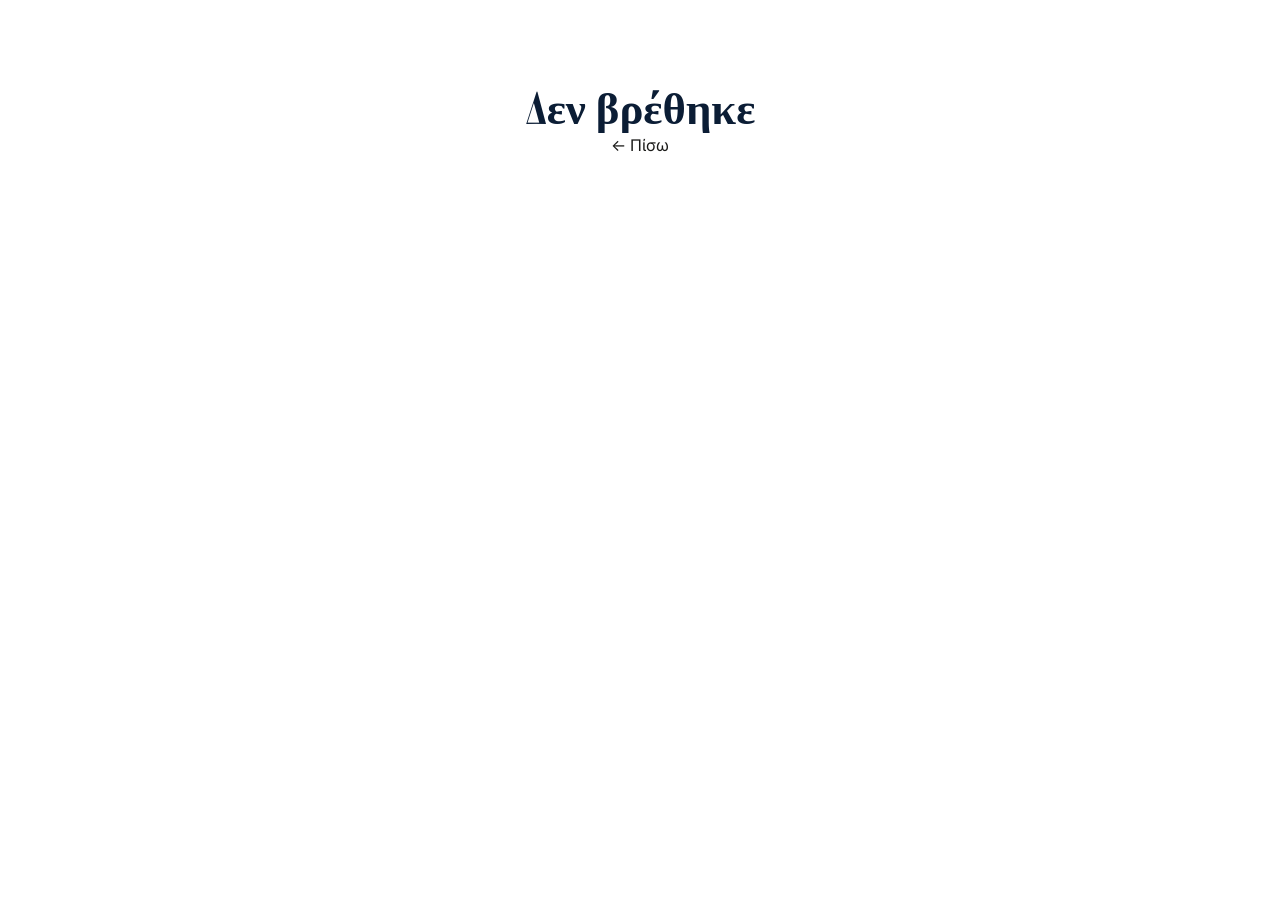
<file: custom.html>
<!DOCTYPE html>
<html lang="el">
<head>
  <meta charset="UTF-8">
  <meta name="viewport" content="width=device-width, initial-scale=1.0, viewport-fit=cover">
  <title id="page-title">Έθιμο — Hellas Heritage</title>
  <link rel="stylesheet" href="css/style.css">
</head>
<body>
<div id="navbar-placeholder"></div>
<div class="page-wrapper">

  <div class="detail-hero" style="position:relative;overflow:hidden">
    <div id="hero-bg" style="position:absolute;inset:0;background-size:cover;background-position:center;opacity:.25"></div>
    <div style="position:absolute;inset:0;background:linear-gradient(135deg,rgba(15,35,71,.9),rgba(15,35,71,.55))"></div>
    <div class="container" style="position:relative;z-index:2;padding-top:2rem;padding-bottom:3rem">
      <div class="breadcrumb"><a href="index.html">Αρχική</a> › <a href="customs.html">Έθιμα</a> › <span id="bc-name"></span></div>
      <div class="detail-layout" style="margin-top:1.5rem">
        <div class="detail-info">
          <div class="detail-chips" id="chips"></div>
          <h1 id="cu-name" style="color:white;margin:.5rem 0"></h1>
          <p id="cu-name-en" style="color:rgba(255,255,255,.55);font-style:italic;margin-bottom:1rem"></p>
          <p id="cu-excerpt" style="color:rgba(255,255,255,.85);line-height:1.75;max-width:580px"></p>
        </div>
        <div style="border-radius:var(--radius-lg);overflow:hidden;aspect-ratio:4/3;box-shadow:0 20px 60px rgba(0,0,0,.4)">
          <img id="cu-img" src="" alt="" style="width:100%;height:100%;object-fit:cover">
        </div>
      </div>
    </div>
  </div>

  <!-- Premium Gate -->
  <div id="premium-gate" style="display:none;background:linear-gradient(135deg,var(--navy-dark),var(--navy-mid));color:white;padding:3rem;text-align:center">
    <div style="font-size:3rem;margin-bottom:1rem">🔒</div>
    <h2 style="color:#e8c85a;margin-bottom:.75rem">Premium Περιεχόμενο</h2>
    <p style="color:rgba(255,255,255,.8);max-width:480px;margin:0 auto 1.5rem">Αποκτήστε premium πρόσβαση για την πλήρη περιγραφή, τα βήματα τελετουργίας και αρχειακό υλικό.</p>
    <div style="display:flex;gap:1rem;justify-content:center;flex-wrap:wrap">
      <a href="pricing.html" class="btn btn-primary">Δες τα Πακέτα</a>
      <a href="login.html" class="btn btn-outline">Δωρεάν Δοκιμή 7 Ημερών</a>
    </div>
  </div>

  <!-- Custom Body -->
  <div id="custom-body">
    <section style="background:white">
      <div class="container">
        <div style="max-width:800px;margin:0 auto">
          <div class="detail-section">
            <h2>Πλήρης Περιγραφή</h2>
            <p id="cu-desc"></p>
          </div>
          <div class="detail-section" id="steps-section">
            <h2>Βήματα Τελετουργίας</h2>
            <div class="steps-list" id="steps-list"></div>
          </div>
        </div>
      </div>
    </section>

    <section style="background:var(--grey-100)">
      <div class="container">
        <div class="section-header">
          <span class="section-label">Περισσότερα</span>
          <h2>Σχετικά Έθιμα</h2>
        </div>
        <div class="grid-3" id="related"></div>
      </div>
    </section>
  </div>

</div>
<div id="footer-placeholder"></div>
<script src="js/data.js"></script>
<script src="js/app.js"></script>
<script>
document.addEventListener('DOMContentLoaded', () => {
  const id = parseInt(getParam('id'));
  const cu = HH.customs.find(x => x.id === id);
  if (!cu) { document.body.innerHTML = '<div style="padding:5rem;text-align:center"><h2>Δεν βρέθηκε</h2><a href="customs.html">← Πίσω</a></div>'; return; }

  document.getElementById('page-title').textContent = cu.name + ' — Hellas Heritage';
  document.getElementById('hero-bg').style.backgroundImage = `url('${cu.image}')`;
  document.getElementById('bc-name').textContent = cu.name;
  document.getElementById('cu-name').textContent = cu.name;
  document.getElementById('cu-name-en').textContent = cu.nameEn || '';
  document.getElementById('cu-img').src = cu.image;
  document.getElementById('cu-img').alt = cu.name;
  document.getElementById('cu-excerpt').textContent = cu.description.substring(0,200) + '...';

  document.getElementById('chips').innerHTML = `
    <span class="chip chip-gold">${categoryLabel(cu.category)}</span>
    <span class="chip chip-navy">📍 ${regionName(cu.regionId)}</span>
    <span class="chip chip-navy">📅 ${cu.periodOfYear}</span>
    ${cu.isPremium ? '<span class="chip" style="background:rgba(184,134,11,.2);color:#e8c85a;border:1px solid rgba(184,134,11,.3)">✦ Premium</span>' : ''}`;

  if (cu.isPremium) {
    document.getElementById('premium-gate').style.display = 'block';
    document.getElementById('custom-body').style.display = 'none';
  } else {
    document.getElementById('cu-desc').textContent = cu.description;
    if (cu.steps && cu.steps.length) {
      document.getElementById('steps-list').innerHTML = cu.steps.map((s, i) => `
        <div class="step-item">
          <div class="step-num">${i+1}</div>
          <div class="step-content">
            <h4>${s.title}</h4>
            <p>${s.description}</p>
          </div>
        </div>`).join('');
    } else {
      document.getElementById('steps-section').style.display = 'none';
    }
  }

  const related = HH.customs.filter(x => x.category === cu.category && x.id !== id).slice(0,3);
  document.getElementById('related').innerHTML = related.length
    ? related.map(renderCustomCard).join('')
    : '<p style="grid-column:1/-1;text-align:center;color:var(--grey-400)">Δεν υπάρχουν ακόμα σχετικά έθιμα.</p>';
});
</script>
  <script src="js/bottom-nav.js"></script>
</body>
</html>
</file>
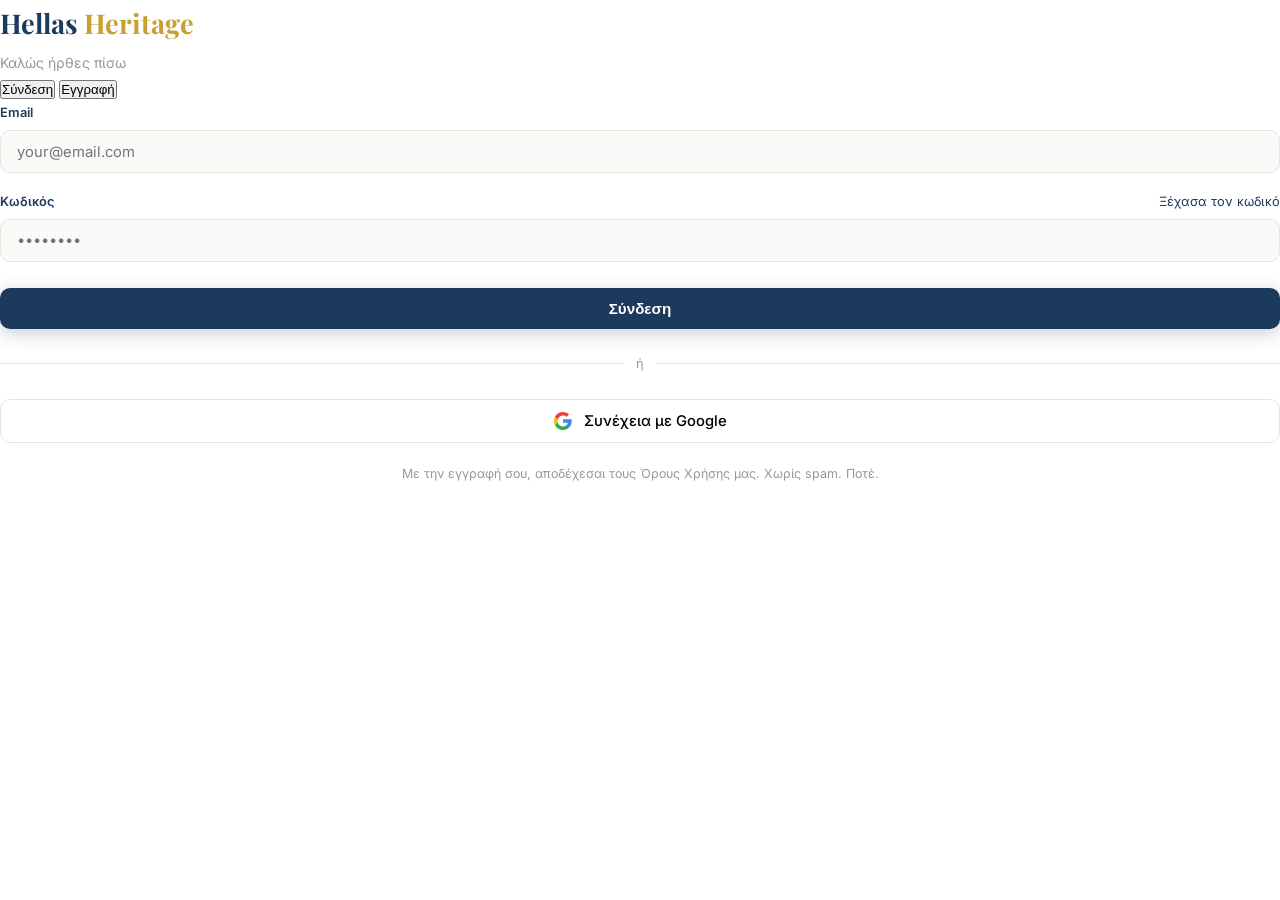
<file: login.html>
<!DOCTYPE html>
<html lang="el">
<head>
  <meta charset="UTF-8">
  <meta name="viewport" content="width=device-width, initial-scale=1.0, viewport-fit=cover">
  <title>Σύνδεση — Hellas Heritage</title>
  <link rel="stylesheet" href="css/style.css">
  <!-- PWA -->
  <link rel="manifest" href="manifest.json">
  <meta name="theme-color" content="#0B1D35">
  <meta name="mobile-web-app-capable" content="yes">
  <meta name="apple-mobile-web-app-capable" content="yes">
  <meta name="apple-mobile-web-app-status-bar-style" content="black-translucent">
  <meta name="apple-mobile-web-app-title" content="Hellas Heritage">
  <link rel="apple-touch-icon" href="icons/icon-192.png">
</head>
<body>
<div class="auth-page">
  <div class="auth-card">
    <div class="auth-logo">
      <a href="index.html" style="font-family:var(--font-serif);font-size:1.7rem;font-weight:700;color:var(--navy)">
        Hellas <span style="color:var(--gold)">Heritage</span>
      </a>
      <p id="auth-subtitle" style="font-size:.875rem;color:var(--grey-400);margin-top:.3rem">Καλώς ήρθες πίσω</p>
    </div>

    <div class="auth-tabs">
      <button class="auth-tab active" id="tab-login" onclick="switchTab('login')">Σύνδεση</button>
      <button class="auth-tab" id="tab-register" onclick="switchTab('register')">Εγγραφή</button>
    </div>

    <!-- Login Form -->
    <form id="login-form" onsubmit="handleLogin(event)">
      <div class="form-group">
        <label class="form-label">Email</label>
        <input class="form-input" type="email" placeholder="your@email.com" required>
      </div>
      <div class="form-group">
        <label class="form-label" style="display:flex;justify-content:space-between">
          Κωδικός <a href="#" style="font-weight:400;color:var(--navy);font-size:.8rem">Ξέχασα τον κωδικό</a>
        </label>
        <input class="form-input" type="password" placeholder="••••••••" required>
      </div>
      <button type="submit" class="btn btn-navy" style="width:100%;justify-content:center;margin-top:.5rem">Σύνδεση</button>
      <div class="form-divider">ή</div>
      <button type="button" class="btn-google" onclick="showToast('Google login υπό κατασκευή')">
        <svg width="18" height="18" viewBox="0 0 18 18"><path fill="#4285F4" d="M17.64 9.2c0-.637-.057-1.251-.164-1.84H9v3.481h4.844c-.209 1.125-.843 2.078-1.796 2.717v2.258h2.908c1.702-1.567 2.684-3.875 2.684-6.615z"/><path fill="#34A853" d="M9 18c2.43 0 4.467-.806 5.956-2.18l-2.908-2.259c-.806.54-1.837.86-3.048.86-2.344 0-4.328-1.584-5.036-3.711H.957v2.332A8.997 8.997 0 0 0 9 18z"/><path fill="#FBBC05" d="M3.964 10.71A5.41 5.41 0 0 1 3.682 9c0-.593.102-1.17.282-1.71V4.958H.957A8.996 8.996 0 0 0 0 9c0 1.452.348 2.827.957 4.042l3.007-2.332z"/><path fill="#EA4335" d="M9 3.58c1.321 0 2.508.454 3.44 1.345l2.582-2.58C13.463.891 11.426 0 9 0A8.997 8.997 0 0 0 .957 4.958L3.964 7.29C4.672 5.163 6.656 3.58 9 3.58z"/></svg>
        Συνέχεια με Google
      </button>
    </form>

    <!-- Register Form -->
    <form id="register-form" style="display:none" onsubmit="handleRegister(event)">
      <div style="display:grid;grid-template-columns:1fr 1fr;gap:.75rem">
        <div class="form-group">
          <label class="form-label">Όνομα</label>
          <input class="form-input" type="text" placeholder="Γιώργος" required>
        </div>
        <div class="form-group">
          <label class="form-label">Επώνυμο</label>
          <input class="form-input" type="text" placeholder="Ιωαννίδης" required>
        </div>
      </div>
      <div class="form-group">
        <label class="form-label">Email</label>
        <input class="form-input" type="email" placeholder="your@email.com" required>
      </div>
      <div class="form-group">
        <label class="form-label">Κωδικός</label>
        <input class="form-input" type="password" placeholder="Τουλάχιστον 8 χαρακτήρες" required minlength="8">
      </div>
      <div class="form-group" style="display:flex;align-items:flex-start;gap:.5rem">
        <input type="checkbox" id="agree" style="margin-top:.2rem" required>
        <label for="agree" style="font-size:.82rem;color:var(--grey-600)">Συμφωνώ με τους <a href="#" style="color:var(--navy)">Όρους Χρήσης</a> και την <a href="#" style="color:var(--navy)">Πολιτική Απορρήτου</a></label>
      </div>
      <button type="submit" class="btn btn-primary" style="width:100%;justify-content:center">Δημιουργία Λογαριασμού</button>
      <div class="form-divider">ή</div>
      <button type="button" class="btn-google" onclick="showToast('Google login υπό κατασκευή')">
        <svg width="18" height="18" viewBox="0 0 18 18"><path fill="#4285F4" d="M17.64 9.2c0-.637-.057-1.251-.164-1.84H9v3.481h4.844c-.209 1.125-.843 2.078-1.796 2.717v2.258h2.908c1.702-1.567 2.684-3.875 2.684-6.615z"/><path fill="#34A853" d="M9 18c2.43 0 4.467-.806 5.956-2.18l-2.908-2.259c-.806.54-1.837.86-3.048.86-2.344 0-4.328-1.584-5.036-3.711H.957v2.332A8.997 8.997 0 0 0 9 18z"/><path fill="#FBBC05" d="M3.964 10.71A5.41 5.41 0 0 1 3.682 9c0-.593.102-1.17.282-1.71V4.958H.957A8.996 8.996 0 0 0 0 9c0 1.452.348 2.827.957 4.042l3.007-2.332z"/><path fill="#EA4335" d="M9 3.58c1.321 0 2.508.454 3.44 1.345l2.582-2.58C13.463.891 11.426 0 9 0A8.997 8.997 0 0 0 .957 4.958L3.964 7.29C4.672 5.163 6.656 3.58 9 3.58z"/></svg>
        Εγγραφή με Google
      </button>
    </form>

    <p style="text-align:center;font-size:.78rem;color:var(--grey-400);margin-top:1.25rem">
      Με την εγγραφή σου, αποδέχεσαι τους Όρους Χρήσης μας. Χωρίς spam. Ποτέ.
    </p>
  </div>
</div>
<div id="toast"></div>
<script src="js/data.js"></script>
<script src="js/app.js"></script>
<script>
function switchTab(t) {
  document.getElementById('login-form').style.display    = t === 'login'    ? 'block' : 'none';
  document.getElementById('register-form').style.display = t === 'register' ? 'block' : 'none';
  document.getElementById('tab-login').classList.toggle('active', t === 'login');
  document.getElementById('tab-register').classList.toggle('active', t === 'register');
  document.getElementById('auth-subtitle').textContent = t === 'login' ? 'Καλώς ήρθες πίσω' : 'Δημιούργησε δωρεάν λογαριασμό';
}
function handleLogin(e)    { e.preventDefault(); showToast('✓ Σύνδεση επιτυχής!'); setTimeout(() => location.href='index.html', 1200); }
function handleRegister(e) { e.preventDefault(); showToast('✓ Ο λογαριασμός δημιουργήθηκε!'); setTimeout(() => location.href='index.html', 1200); }

// Check if URL has ?tab=register
if (new URLSearchParams(location.search).get('tab') === 'register') switchTab('register');
</script>
<script>
if ('serviceWorker' in navigator) {
  navigator.serviceWorker.register('/sw.js', { scope: '/' })
    .then(r => console.log('[HH] SW registered:', r.scope))
    .catch(e => console.warn('[HH] SW failed:', e));
}
</script>
  <script src="js/bottom-nav.js"></script>
</body>
</html>
</file>
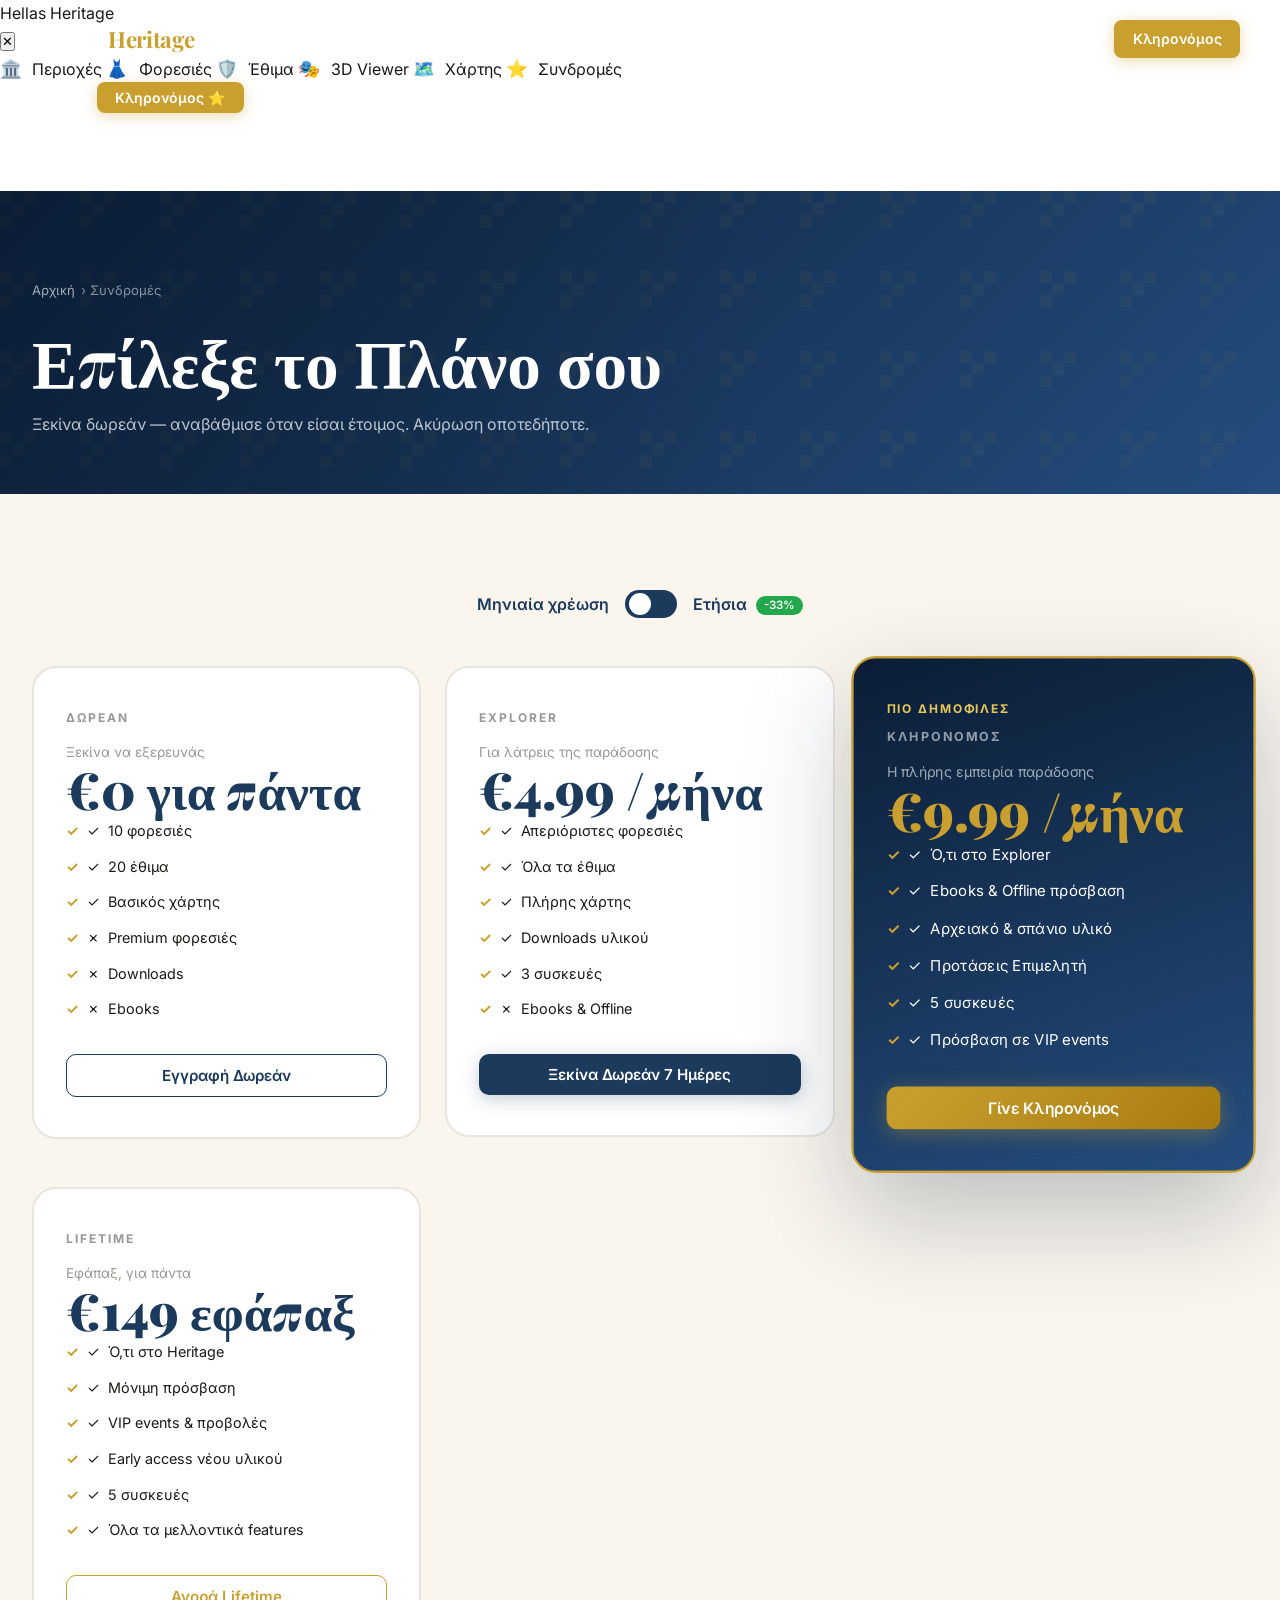
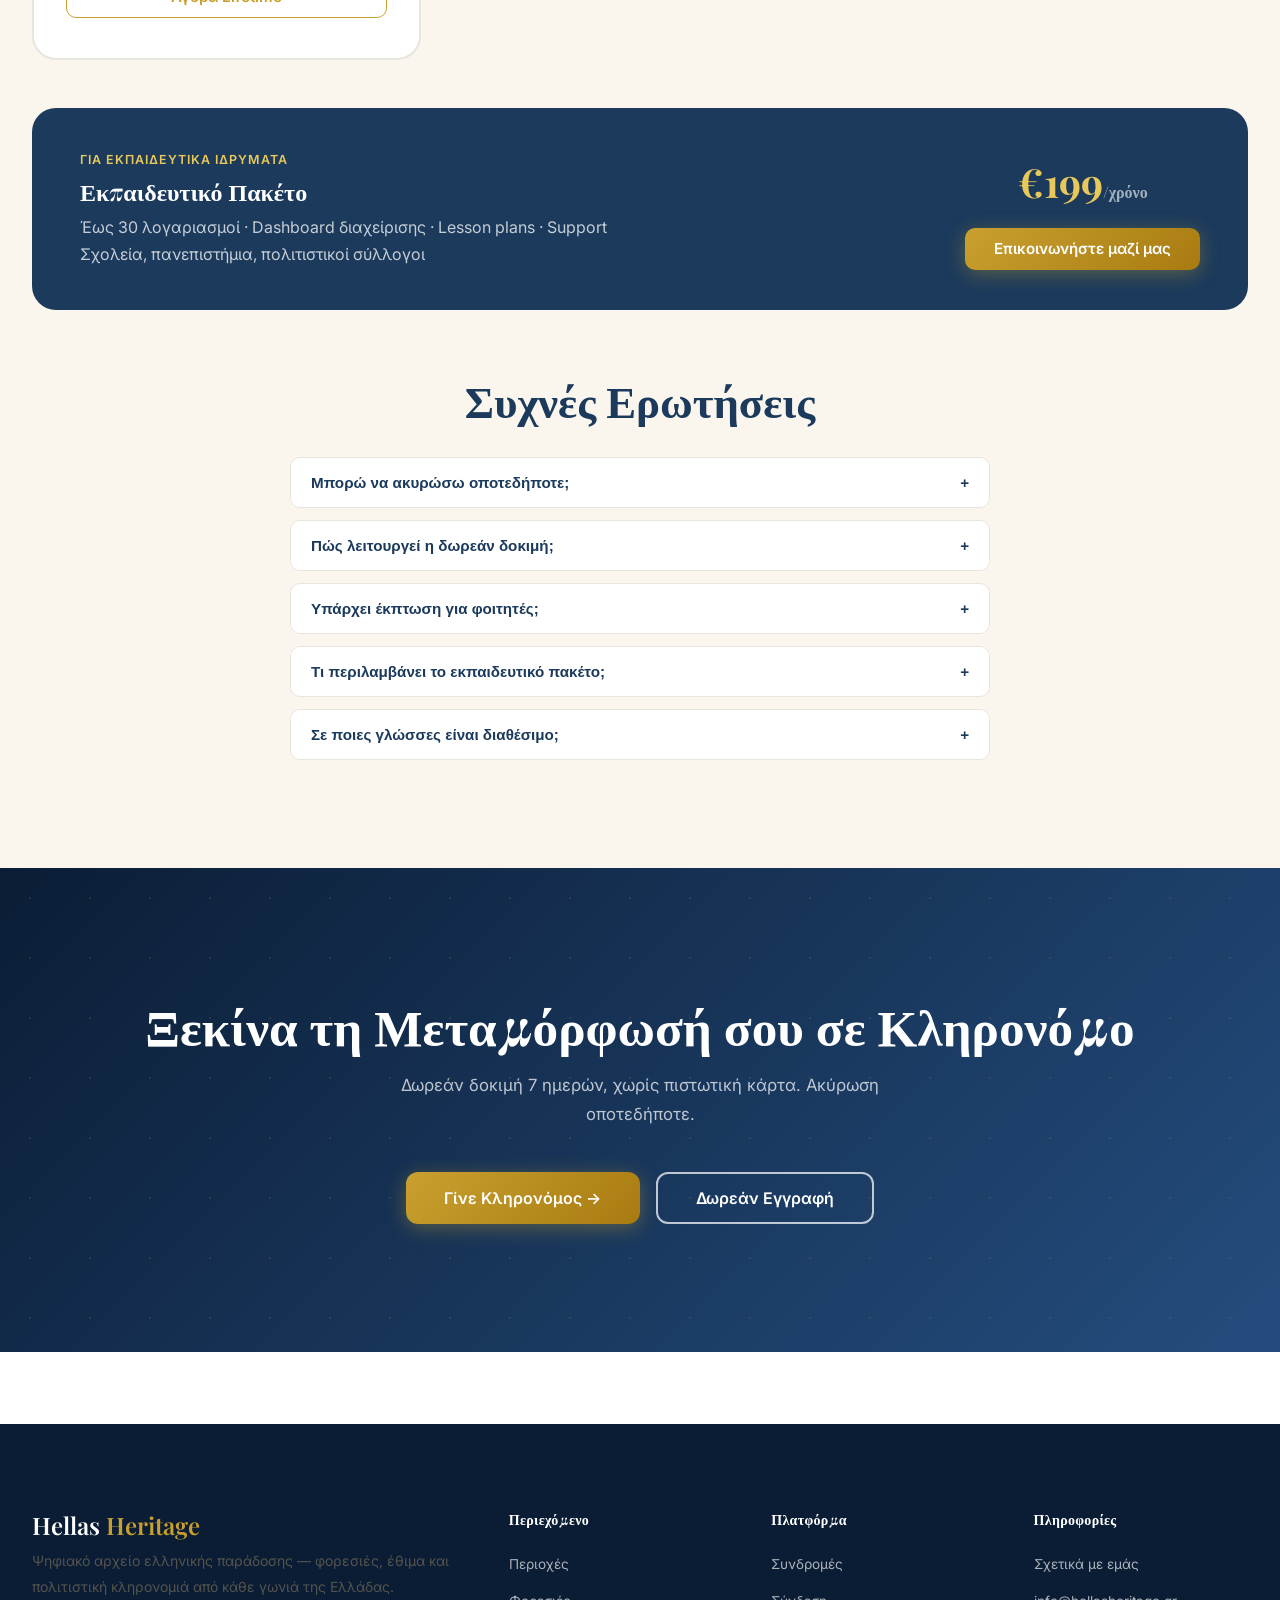
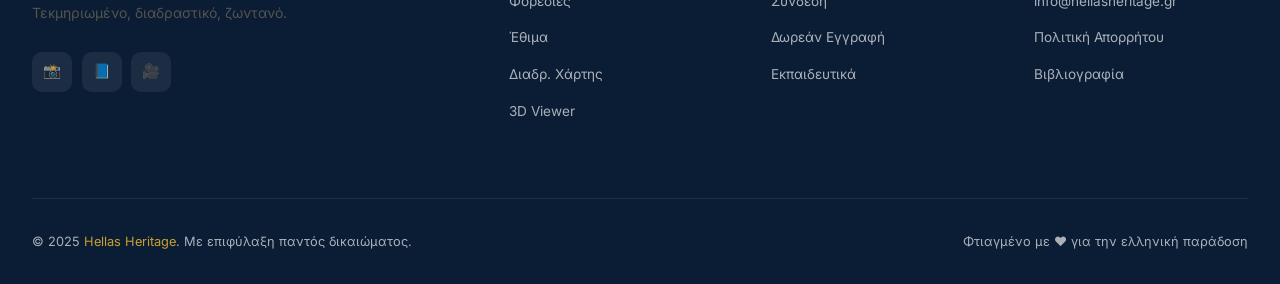
<file: pricing.html>
<!DOCTYPE html>
<html lang="el">
<head>
  <meta charset="UTF-8">
  <meta name="viewport" content="width=device-width, initial-scale=1.0, viewport-fit=cover">
  <title>Συνδρομές & Τιμές — Hellas Heritage</title>
  <link rel="stylesheet" href="css/style.css">
  <!-- PWA -->
  <link rel="manifest" href="manifest.json">
  <meta name="theme-color" content="#0B1D35">
  <meta name="mobile-web-app-capable" content="yes">
  <meta name="apple-mobile-web-app-capable" content="yes">
  <meta name="apple-mobile-web-app-status-bar-style" content="black-translucent">
  <meta name="apple-mobile-web-app-title" content="Hellas Heritage">
  <link rel="apple-touch-icon" href="icons/icon-192.png">
</head>
<body>
<div id="navbar-placeholder" data-active="Συνδρομές"></div>
<div class="page-wrapper">

  <div class="page-hero">
    <div class="container">
      <div class="breadcrumb"><a href="index.html">Αρχική</a> › Συνδρομές</div>
      <h1>Επίλεξε το Πλάνο σου</h1>
      <p>Ξεκίνα δωρεάν — αναβάθμισε όταν είσαι έτοιμος. Ακύρωση οποτεδήποτε.</p>
    </div>
  </div>

  <section style="background:var(--cream)">
    <div class="container">

      <!-- Billing toggle -->
      <div style="display:flex;justify-content:center;align-items:center;gap:1rem;margin-bottom:3rem">
        <span style="font-weight:600;color:var(--navy)">Μηνιαία χρέωση</span>
        <label style="position:relative;display:inline-block;width:52px;height:28px;cursor:pointer">
          <input type="checkbox" id="billing-toggle" style="opacity:0;width:0;height:0">
          <span style="position:absolute;inset:0;background:var(--navy);border-radius:50px;transition:.3s;display:flex;align-items:center;padding-left:4px">
            <span id="toggle-dot" style="width:22px;height:22px;background:white;border-radius:50%;transition:.3s;transform:translateX(0)"></span>
          </span>
        </label>
        <span style="font-weight:600;color:var(--navy)">Ετήσια <span style="background:#22a84a;color:white;font-size:.72rem;padding:.15rem .5rem;border-radius:50px;margin-left:.3rem">-33%</span></span>
      </div>

      <!-- Pricing Cards -->
      <div class="pricing-grid">
        <!-- Free -->
        <div class="pricing-card">
          <div class="pricing-name">Δωρεάν</div>
          <p style="font-size:.85rem;color:var(--grey-400)">Ξεκίνα να εξερευνάς</p>
          <div class="pricing-price">
            <span class="pricing-amount">€0</span>
            <span class="pricing-period">για πάντα</span>
          </div>
          <ul class="pricing-features">
            <li class="pricing-feature"><span class="check">✓</span> 10 φορεσιές</li>
            <li class="pricing-feature"><span class="check">✓</span> 20 έθιμα</li>
            <li class="pricing-feature"><span class="check">✓</span> Βασικός χάρτης</li>
            <li class="pricing-feature"><span class="cross">✗</span> Premium φορεσιές</li>
            <li class="pricing-feature"><span class="cross">✗</span> Downloads</li>
            <li class="pricing-feature"><span class="cross">✗</span> Ebooks</li>
          </ul>
          <div class="pricing-cta">
            <a href="login.html" class="btn btn-ghost" style="width:100%;justify-content:center">Εγγραφή Δωρεάν</a>
          </div>
        </div>

        <!-- Explorer -->
        <div class="pricing-card">
          <div class="pricing-name">Explorer</div>
          <p style="font-size:.85rem;color:var(--grey-400)">Για λάτρεις της παράδοσης</p>
          <div class="pricing-price">
            <span class="pricing-amount" id="explorer-price">€4.99</span>
            <span class="pricing-period" id="explorer-period">/μήνα</span>
          </div>
          <ul class="pricing-features">
            <li class="pricing-feature"><span class="check">✓</span> Απεριόριστες φορεσιές</li>
            <li class="pricing-feature"><span class="check">✓</span> Όλα τα έθιμα</li>
            <li class="pricing-feature"><span class="check">✓</span> Πλήρης χάρτης</li>
            <li class="pricing-feature"><span class="check">✓</span> Downloads υλικού</li>
            <li class="pricing-feature"><span class="check">✓</span> 3 συσκευές</li>
            <li class="pricing-feature"><span class="cross">✗</span> Ebooks & Offline</li>
          </ul>
          <div class="pricing-cta">
            <a href="login.html" class="btn btn-navy" style="width:100%;justify-content:center">Ξεκίνα Δωρεάν 7 Ημέρες</a>
          </div>
        </div>

        <!-- Κληρονόμος (Featured Premium) -->
        <div class="pricing-card featured">
          <div class="pricing-body">
            <div style="font-size:.72rem;color:#e8c85a;font-weight:700;letter-spacing:1.5px;text-transform:uppercase;margin-bottom:.4rem">Πιο Δημοφιλές</div>
            <div class="pricing-name">Κληρονόμος</div>
            <p style="font-size:.85rem;color:rgba(255,255,255,.6)">Η πλήρης εμπειρία παράδοσης</p>
            <div class="pricing-price">
              <span class="pricing-amount" id="klironomos-price">€9.99</span>
              <span class="pricing-period" id="klironomos-period">/μήνα</span>
            </div>
            <ul class="pricing-features">
              <li class="pricing-feature"><span class="check">✓</span> Ό,τι στο Explorer</li>
              <li class="pricing-feature"><span class="check">✓</span> Ebooks & Offline πρόσβαση</li>
              <li class="pricing-feature"><span class="check">✓</span> Αρχειακό & σπάνιο υλικό</li>
              <li class="pricing-feature"><span class="check">✓</span> Προτάσεις Επιμελητή</li>
              <li class="pricing-feature"><span class="check">✓</span> 5 συσκευές</li>
              <li class="pricing-feature"><span class="check">✓</span> Πρόσβαση σε VIP events</li>
            </ul>
            <div class="pricing-cta">
              <a href="login.html" class="btn btn-primary" style="width:100%;justify-content:center">Γίνε Κληρονόμος</a>
            </div>
          </div>
        </div>

        <!-- Lifetime -->
        <div class="pricing-card">
          <div class="pricing-name">Lifetime</div>
          <p style="font-size:.85rem;color:var(--grey-400)">Εφάπαξ, για πάντα</p>
          <div class="pricing-price">
            <span class="pricing-amount">€149</span>
            <span class="pricing-period">εφάπαξ</span>
          </div>
          <ul class="pricing-features">
            <li class="pricing-feature"><span class="check">✓</span> Ό,τι στο Heritage</li>
            <li class="pricing-feature"><span class="check">✓</span> Μόνιμη πρόσβαση</li>
            <li class="pricing-feature"><span class="check">✓</span> VIP events & προβολές</li>
            <li class="pricing-feature"><span class="check">✓</span> Early access νέου υλικού</li>
            <li class="pricing-feature"><span class="check">✓</span> 5 συσκευές</li>
            <li class="pricing-feature"><span class="check">✓</span> Όλα τα μελλοντικά features</li>
          </ul>
          <div class="pricing-cta">
            <a href="login.html" class="btn btn-ghost" style="width:100%;justify-content:center;border-color:var(--gold);color:var(--gold)">Αγορά Lifetime</a>
          </div>
        </div>
      </div>

      <!-- Institutional -->
      <div style="background:var(--navy);color:white;border-radius:var(--radius-lg);padding:2.5rem 3rem;margin-top:3rem;display:flex;justify-content:space-between;align-items:center;gap:2rem;flex-wrap:wrap">
        <div>
          <div style="font-size:.78rem;color:#e8c85a;font-weight:600;letter-spacing:1px;text-transform:uppercase;margin-bottom:.5rem">Για Εκπαιδευτικά Ιδρύματα</div>
          <h3 style="color:white;font-family:var(--font-serif);font-size:1.5rem;margin-bottom:.5rem">Εκπαιδευτικό Πακέτο</h3>
          <p style="color:rgba(255,255,255,.75)">Έως 30 λογαριασμοί · Dashboard διαχείρισης · Lesson plans · Support<br>Σχολεία, πανεπιστήμια, πολιτιστικοί σύλλογοι</p>
        </div>
        <div style="text-align:center;flex-shrink:0">
          <div style="font-family:var(--font-serif);font-size:2.5rem;color:#e8c85a;font-weight:700">€199<span style="font-size:1rem;color:rgba(255,255,255,.6)">/χρόνο</span></div>
          <a href="mailto:info@hellasheritage.gr" class="btn btn-primary" style="margin-top:.75rem">Επικοινωνήστε μαζί μας</a>
        </div>
      </div>

      <!-- FAQ -->
      <div style="max-width:700px;margin:4rem auto 0">
        <h2 style="text-align:center;color:var(--navy);margin-bottom:2rem">Συχνές Ερωτήσεις</h2>
        <div id="faq-list"></div>
      </div>

    </div>
  </section>

  <div class="cta-banner">
    <div class="container">
      <h2>Ξεκίνα τη Μεταμόρφωσή σου σε Κληρονόμο</h2>
      <p>Δωρεάν δοκιμή 7 ημερών, χωρίς πιστωτική κάρτα. Ακύρωση οποτεδήποτε.</p>
      <div class="cta-actions">
        <a href="login.html" class="btn btn-primary btn-lg">Γίνε Κληρονόμος →</a>
        <a href="login.html" class="btn btn-outline btn-lg">Δωρεάν Εγγραφή</a>
      </div>
    </div>
  </div>

</div>
<div id="footer-placeholder"></div>
<script src="js/data.js"></script>
<script src="js/app.js"></script>
<script>
const faqs = [
  { q: 'Μπορώ να ακυρώσω οποτεδήποτε;', a: 'Ναι, μπορείς να ακυρώσεις τη συνδρομή σου οποτεδήποτε χωρίς χρεώσεις ακύρωσης.' },
  { q: 'Πώς λειτουργεί η δωρεάν δοκιμή;', a: '7 ημέρες πλήρης πρόσβαση στο Explorer plan χωρίς να χρειαστείς πιστωτική κάρτα. Μετά την περίοδο δοκιμής, επιλέγεις αν θέλεις να αναβαθμίσεις.' },
  { q: 'Υπάρχει έκπτωση για φοιτητές;', a: 'Ναι! Με επαλήθευση φοιτητικής ταυτότητας, η πρόσβαση Explorer είναι €1.99/μήνα αντί €4.99.' },
  { q: 'Τι περιλαμβάνει το εκπαιδευτικό πακέτο;', a: 'Έως 30 ξεχωριστοί λογαριασμοί, dashboard διαχείρισης για τον εκπαιδευτικό, lesson plans έτοιμα για χρήση και dedicated support.' },
  { q: 'Σε ποιες γλώσσες είναι διαθέσιμο;', a: 'Το site είναι πλήρως διαθέσιμο στα Ελληνικά και Αγγλικά. Σύντομα προσθέτουμε Γερμανικά και Γαλλικά.' },
];

document.getElementById('faq-list').innerHTML = faqs.map((f, i) => `
  <div style="border:1.5px solid var(--grey-200);border-radius:10px;margin-bottom:.75rem;overflow:hidden">
    <button onclick="toggleFaq(${i})" style="width:100%;text-align:left;padding:1rem 1.25rem;background:white;border:none;cursor:pointer;display:flex;justify-content:space-between;align-items:center;font-weight:600;font-size:.95rem;color:var(--navy)">
      ${f.q} <span id="faq-icon-${i}">+</span>
    </button>
    <div id="faq-body-${i}" style="display:none;padding:0 1.25rem 1rem;font-size:.9rem;color:var(--text-light)">
      ${f.a}
    </div>
  </div>`).join('');

function toggleFaq(i) {
  const body = document.getElementById('faq-body-' + i);
  const icon = document.getElementById('faq-icon-' + i);
  const open = body.style.display === 'block';
  body.style.display = open ? 'none' : 'block';
  icon.textContent  = open ? '+' : '−';
}

// Billing toggle
let isAnnual = false;
document.getElementById('billing-toggle').addEventListener('change', e => {
  isAnnual = e.target.checked;
  document.getElementById('toggle-dot').style.transform = isAnnual ? 'translateX(24px)' : 'translateX(0)';
  document.getElementById('explorer-price').textContent = isAnnual ? '€3.33' : '€4.99';
  document.getElementById('explorer-period').textContent = isAnnual ? '/μήνα (€39.99/χρόνο)' : '/μήνα';
  document.getElementById('klironomos-price').textContent = isAnnual ? '€6.66' : '€9.99';
  document.getElementById('klironomos-period').textContent = isAnnual ? '/μήνα (€79.99/χρόνο)' : '/μήνα';
});
</script>
<script>
if ('serviceWorker' in navigator) {
  navigator.serviceWorker.register('/sw.js', { scope: '/' })
    .then(r => console.log('[HH] SW registered:', r.scope))
    .catch(e => console.warn('[HH] SW failed:', e));
}
</script>
  <script src="js/bottom-nav.js"></script>
</body>
</html>
</file>
<file: css/style.css>
/* ============================================================
   HELLAS HERITAGE — style.css  v2.0 (Editorial Redesign)
   Inspired by: discovergreece.com + culture.gov.gr
   Aesthetic: Cinematic magazine × Cultural gravitas
   ============================================================ */

@import url('https://fonts.googleapis.com/css2?family=Playfair+Display:ital,wght@0,400;0,600;0,700;0,900;1,400;1,700&family=Inter:wght@300;400;500;600;700&display=swap');

/* ── Variables ─────────────────────────────────────────────── */
:root {
  --navy:        #1B3A5C;
  --navy-dark:   #0B1D35;
  --navy-mid:    #244D7E;
  --gold:        #C9A030;
  --gold-lt:     #DEB84A;
  --gold-dim:    rgba(201,160,48,.18);
  --terracotta:  #B85C38;
  --sage:        #6B8C69;
  --cream:       #FAF6EE;
  --cream-warm:  #F5EFE4;
  --white:       #ffffff;
  --grey-50:     #FAFAF8;
  --grey-100:    #F4F2EE;
  --grey-200:    #E8E5DF;
  --grey-300:    #D0CEC8;
  --grey-400:    #9A9893;
  --grey-600:    #58574F;
  --text:        #1A1A18;
  --text-light:  #54534D;
  --shadow-sm:   0 2px 8px rgba(11,29,53,.06);
  --shadow-md:   0 8px 32px rgba(11,29,53,.12);
  --shadow-lg:   0 24px 64px rgba(11,29,53,.18);
  --shadow-xl:   0 40px 100px rgba(11,29,53,.25);
  --radius:      14px;
  --radius-lg:   24px;
  --radius-xl:   32px;
  --transition:  .3s cubic-bezier(.4,0,.2,1);
  --font-serif:  'Playfair Display', Georgia, serif;
  --font-sans:   'Inter', system-ui, sans-serif;
}

/* ── Reset & Base ───────────────────────────────────────────── */
*, *::before, *::after { box-sizing: border-box; margin: 0; padding: 0; }
html {
  scroll-behavior: smooth;
  overflow-x: hidden;
  overscroll-behavior: none;
  overscroll-behavior-y: none;
  height: 100%;
}
body {
  font-family: var(--font-sans);
  color: var(--text);
  background: var(--white);
  line-height: 1.7;
  font-size: 16px;
  -webkit-font-smoothing: antialiased;
  overflow-x: hidden;
  overscroll-behavior: none;
  overscroll-behavior-y: none;
  -webkit-overflow-scrolling: touch;
  max-width: 100vw;
  position: relative;
}
img { display: block; max-width: 100%; }
a  { color: inherit; text-decoration: none; }
ul { list-style: none; }

/* ── Typography ─────────────────────────────────────────────── */
h1, h2, h3, h4 { font-family: var(--font-serif); line-height: 1.15; color: var(--navy-dark); }
h1 { font-size: clamp(2.4rem, 5.5vw, 4.2rem); font-weight: 700; }
h2 { font-size: clamp(1.8rem, 3.5vw, 2.8rem); font-weight: 700; }
h3 { font-size: clamp(1.1rem, 2vw, 1.45rem); font-weight: 600; }
p  { color: var(--text-light); }

/* ── Scroll Reveal Animations ───────────────────────────────── */
.reveal {
  opacity: 0;
  transform: translateY(36px);
  transition: opacity .8s cubic-bezier(.4,0,.2,1), transform .8s cubic-bezier(.4,0,.2,1);
}
.reveal.visible { opacity: 1; transform: translateY(0); }
.reveal-delay-1 { transition-delay: .1s; }
.reveal-delay-2 { transition-delay: .2s; }
.reveal-delay-3 { transition-delay: .3s; }
.reveal-delay-4 { transition-delay: .45s; }
.reveal-left {
  opacity: 0; transform: translateX(-36px);
  transition: opacity .8s cubic-bezier(.4,0,.2,1), transform .8s cubic-bezier(.4,0,.2,1);
}
.reveal-left.visible { opacity: 1; transform: translateX(0); }

/* ── Container ──────────────────────────────────────────────── */
.container { max-width: 1280px; margin: 0 auto; padding: 0 2rem; width: 100%; }
.container-wide { max-width: 1480px; margin: 0 auto; padding: 0 2rem; width: 100%; }

/* ── Grids ──────────────────────────────────────────────────── */
.grid-2 { display: grid; grid-template-columns: repeat(2, 1fr); gap: 1.75rem; }
.grid-3 { display: grid; grid-template-columns: repeat(3, 1fr); gap: 1.75rem; }
.grid-4 { display: grid; grid-template-columns: repeat(4, 1fr); gap: 1.5rem; }

/* ── Section Spacing ─────────────────────────────────────────── */
section { padding: 6rem 0; }
section.tight { padding: 3.5rem 0; }

/* ── Section Header ─────────────────────────────────────────── */
.section-header { text-align: center; margin-bottom: 3.5rem; }
.section-label {
  display: inline-block;
  font-size: .72rem; font-weight: 700;
  letter-spacing: 2.5px; text-transform: uppercase;
  color: var(--gold); margin-bottom: .75rem;
}
.section-header h2 { margin-bottom: .75rem; }
.section-header p { color: var(--text-light); max-width: 580px; margin: 0 auto; font-size: 1.05rem; }

/* ── Greek Key Ornament ─────────────────────────────────────── */
.greek-divider {
  text-align: center; margin: 2rem 0;
  color: var(--gold); font-size: 1.2rem;
  letter-spacing: 8px; opacity: .5;
}

/* ═══════════════════════════════════════════════════════════
   NAVIGATION
═══════════════════════════════════════════════════════════ */
.navbar {
  position: fixed; top: 0; left: 0; right: 0; z-index: 1000;
  background: rgba(11,29,53,0);
  backdrop-filter: blur(0px);
  border-bottom: 1px solid transparent;
  /* Extend behind status bar, push content below it */
  padding-top: env(safe-area-inset-top, 0px);
  height: calc(80px + env(safe-area-inset-top, 0px));
  display: flex;
  flex-direction: column;
  justify-content: flex-end;
  transition: background .5s ease, backdrop-filter .5s, border-color .5s, box-shadow .5s;
  width: 100%;
  max-width: 100vw;
}
/* The actual nav content row — always 80px, centered vertically */
.navbar-content {
  display: flex;
  align-items: center;
  justify-content: space-between;
  height: 80px;
  padding: 0 2.5rem;
  padding-left: max(2.5rem, env(safe-area-inset-left, 0px));
  padding-right: max(2.5rem, env(safe-area-inset-right, 0px));
  width: 100%;
  flex-shrink: 0;
}
.navbar.scrolled {
  background: rgba(255,255,255,.97);
  backdrop-filter: blur(20px);
  border-bottom-color: var(--grey-200);
  box-shadow: 0 2px 24px rgba(11,29,53,.08);
  height: calc(68px + env(safe-area-inset-top, 0px));
}
.navbar-brand { display: flex; align-items: center; gap: .65rem; }
.navbar-logo-text {
  font-family: var(--font-serif);
  font-size: 1.4rem; font-weight: 700;
  color: white; letter-spacing: -.3px;
  transition: color .5s;
}
.navbar.scrolled .navbar-logo-text { color: var(--navy); }
.navbar-logo-text span { color: var(--gold); }
.navbar-nav { display: flex; align-items: center; gap: .2rem; }
.nav-link {
  padding: .45rem .9rem; border-radius: 8px;
  font-size: .875rem; font-weight: 500;
  color: rgba(255,255,255,.88); transition: var(--transition);
}
.navbar.scrolled .nav-link { color: var(--grey-600); }
.nav-link:hover { background: rgba(255,255,255,.14); color: white; }
.navbar.scrolled .nav-link:hover { background: var(--grey-100); color: var(--navy); }
.nav-link.active { color: white; font-weight: 600; }
.navbar.scrolled .nav-link.active { color: var(--navy); background: rgba(27,58,92,.07); }
.navbar-actions { display: flex; align-items: center; gap: .65rem; }
.btn-nav-login {
  padding: .45rem 1rem; border: 1.5px solid rgba(255,255,255,.55);
  border-radius: 8px; font-size: .875rem; font-weight: 500;
  color: white; transition: var(--transition);
}
.navbar.scrolled .btn-nav-login { border-color: var(--navy); color: var(--navy); }
.btn-nav-login:hover { background: rgba(255,255,255,.12); border-color: white; }
.navbar.scrolled .btn-nav-login:hover { background: var(--navy); color: white; }
.btn-nav-premium {
  padding: .45rem 1.15rem; background: var(--gold);
  border-radius: 8px; font-size: .875rem; font-weight: 600;
  color: white; transition: var(--transition);
  box-shadow: 0 3px 14px rgba(201,160,48,.38);
}
.btn-nav-premium:hover { background: var(--gold-lt); transform: translateY(-1px); box-shadow: 0 6px 20px rgba(201,160,48,.45); }
.nav-hamburger { display: none; flex-direction: column; gap: 5px; cursor: pointer; padding: 4px; }
.nav-hamburger span { width: 24px; height: 2px; background: white; border-radius: 2px; transition: background .5s; }
.navbar.scrolled .nav-hamburger span { background: var(--navy); }

/* ── Page Wrapper ───────────────────────────────────────────── */
.page-wrapper {
  padding-top: calc(80px + env(safe-area-inset-top, 0px));
  min-height: 100vh;
}

/* ═══════════════════════════════════════════════════════════
   HERO — Cinematic full-bleed (inspired by discovergreece.com)
═══════════════════════════════════════════════════════════ */
.hero {
  position: relative;
  height: 97vh; min-height: 620px;
  display: flex; align-items: flex-end;
  overflow: hidden;
  background: var(--navy-dark);
}

/* Multiple slides with Ken Burns */
.hero-slides { position: absolute; inset: 0; }
.hero-slide {
  position: absolute; inset: 0;
  background-size: cover; background-position: center;
  opacity: 0;
  transform: scale(1.06);
  transition: opacity 2s cubic-bezier(.4,0,.2,1), transform 12s ease-out;
  will-change: transform, opacity;
}
.hero-slide.active { opacity: 1; transform: scale(1); }

/* Layered gradient overlay */
.hero-overlay {
  position: absolute; inset: 0; z-index: 1;
  background:
    linear-gradient(to top, rgba(11,29,53,.96) 0%, rgba(11,29,53,.6) 40%, rgba(11,29,53,.2) 75%, transparent 100%),
    linear-gradient(to right, rgba(11,29,53,.4) 0%, transparent 60%);
}

/* Content */
.hero-content {
  position: relative; z-index: 2;
  width: 100%; padding: 0 7vw 5.5rem;
}
.hero-eyebrow {
  display: inline-flex; align-items: center; gap: .6rem;
  font-size: .72rem; font-weight: 700;
  letter-spacing: 2.5px; text-transform: uppercase;
  color: var(--gold); margin-bottom: 1.25rem;
}
.hero-eyebrow::before {
  content: '';
  display: inline-block; width: 32px; height: 1.5px;
  background: var(--gold);
}
.hero h1 {
  color: white;
  font-size: clamp(3rem, 7vw, 5.8rem);
  font-weight: 900; line-height: 1.04;
  letter-spacing: -.5px; margin-bottom: 1.25rem;
  max-width: 860px;
  text-shadow: 0 4px 40px rgba(0,0,0,.3);
}
.hero h1 em { color: var(--gold); font-style: italic; }
.hero-sub {
  font-size: 1.15rem; color: rgba(255,255,255,.82);
  max-width: 510px; margin-bottom: 2.5rem; line-height: 1.75;
}
.hero-actions { display: flex; gap: 1rem; flex-wrap: wrap; align-items: center; }

/* Scroll line */
.hero-scroll {
  position: absolute; bottom: 3rem; left: 7vw; z-index: 2;
  display: flex; align-items: center; gap: .75rem;
  color: rgba(255,255,255,.45); font-size: .7rem;
  letter-spacing: 2px; text-transform: uppercase;
}
.hero-scroll::after {
  content: ''; width: 48px; height: 1px;
  background: rgba(255,255,255,.35);
}

/* Slide counter top-right */
.hero-counter {
  position: absolute; top: 2.5rem; right: 5vw; z-index: 2;
  color: rgba(255,255,255,.45); font-size: .72rem;
  letter-spacing: 2px;
}
.hero-counter strong { color: rgba(255,255,255,.8); font-weight: 600; }

/* Slide dots */
.hero-dots {
  position: absolute; right: 5vw; bottom: 3.5rem; z-index: 2;
  display: flex; gap: .5rem;
}
.hero-dot {
  width: 6px; height: 6px; border-radius: 50%;
  background: rgba(255,255,255,.3); cursor: pointer;
  transition: all .35s; border: none;
}
.hero-dot.active { background: var(--gold); width: 24px; border-radius: 3px; }

/* Stats strip at bottom */
.hero-stats-strip {
  position: absolute; bottom: 0; left: 0; right: 0; z-index: 3;
  display: flex;
  background: rgba(11,29,53,.65);
  backdrop-filter: blur(16px);
  border-top: 1px solid rgba(201,160,48,.2);
}
.hero-stat-item {
  flex: 1; text-align: center; padding: 1.1rem 1rem;
  border-right: 1px solid rgba(201,160,48,.15);
}
.hero-stat-item:last-child { border-right: none; }
.hero-stat-item strong {
  display: block; font-family: var(--font-serif);
  font-size: 1.8rem; font-weight: 700;
  color: var(--gold); line-height: 1; margin-bottom: .12rem;
}
.hero-stat-item span {
  font-size: .68rem; font-weight: 700;
  letter-spacing: 1.5px; text-transform: uppercase;
  color: rgba(255,255,255,.55);
}

/* ═══════════════════════════════════════════════════════════
   BUTTONS
═══════════════════════════════════════════════════════════ */
.btn {
  display: inline-flex; align-items: center; gap: .5rem;
  padding: .82rem 1.8rem; border-radius: 10px;
  font-weight: 600; font-size: .95rem;
  cursor: pointer; border: none;
  transition: var(--transition);
  text-decoration: none; line-height: 1;
  white-space: nowrap;
}
.btn-primary {
  background: linear-gradient(135deg, var(--gold) 0%, #A87B10 100%);
  color: white; box-shadow: 0 4px 20px rgba(201,160,48,.38);
}
.btn-primary:hover {
  background: linear-gradient(135deg, var(--gold-lt), var(--gold));
  transform: translateY(-2px); box-shadow: 0 10px 30px rgba(201,160,48,.45);
}
.btn-outline {
  background: transparent; border: 2px solid rgba(255,255,255,.72); color: white;
}
.btn-outline:hover { background: rgba(255,255,255,.1); border-color: white; }
.btn-navy {
  background: var(--navy); color: white;
  box-shadow: 0 4px 18px rgba(27,58,92,.25);
}
.btn-navy:hover { background: var(--navy-mid); transform: translateY(-2px); box-shadow: var(--shadow-md); }
.btn-ghost { background: transparent; border: 1.5px solid var(--navy); color: var(--navy); }
.btn-ghost:hover { background: var(--navy); color: white; }
.btn-sm  { padding: .5rem 1.15rem; font-size: .85rem; min-height: 36px; border-radius: 8px; }
.btn-lg  { padding: 1rem 2.4rem; font-size: 1rem; border-radius: 12px; }

/* ═══════════════════════════════════════════════════════════
   CARDS — Photo-dominant (inspired by discovergreece.com)
═══════════════════════════════════════════════════════════ */
.card {
  border-radius: var(--radius-lg);
  overflow: hidden; background: white;
  box-shadow: var(--shadow-sm);
  transition: transform .45s cubic-bezier(.4,0,.2,1), box-shadow .45s;
  position: relative;
}
.card:hover { transform: translateY(-8px); box-shadow: var(--shadow-lg); }

.card-image { position: relative; overflow: hidden; aspect-ratio: 3/4; }
.card-image.landscape { aspect-ratio: 16/10; }
.card-image img {
  width: 100%; height: 100%; object-fit: cover;
  transition: transform .75s cubic-bezier(.4,0,.2,1);
}
.card:hover .card-image img { transform: scale(1.09); }

/* Overlay card — text lives over the image */
.card-overlay {
  border-radius: var(--radius-lg); overflow: hidden;
  position: relative; cursor: pointer; display: block;
}
.card-overlay .card-image { aspect-ratio: 3/4; }
.card-overlay .card-image img {
  width: 100%; height: 100%; object-fit: cover;
  transition: transform .75s cubic-bezier(.4,0,.2,1);
}
.card-overlay:hover .card-image img { transform: scale(1.09); }
.card-overlay-body {
  position: absolute; bottom: 0; left: 0; right: 0;
  padding: 2rem 1.4rem 1.4rem;
  background: linear-gradient(to top, rgba(11,29,53,.95) 0%, rgba(11,29,53,.55) 55%, transparent 100%);
  transition: padding .35s cubic-bezier(.4,0,.2,1);
}
.card-overlay:hover .card-overlay-body { padding-bottom: 1.9rem; }
.card-overlay-region {
  font-size: .68rem; font-weight: 700; letter-spacing: 1.8px;
  text-transform: uppercase; color: var(--gold); margin-bottom: .3rem;
}
.card-overlay-title {
  font-family: var(--font-serif); font-size: 1.15rem; font-weight: 700;
  color: white; margin-bottom: .25rem; line-height: 1.2;
}
.card-overlay-sub { font-size: .8rem; color: rgba(255,255,255,.68); margin: 0; }

/* Standard card with body below image */
.card-body { padding: 1.35rem; }
.card-badge {
  position: absolute; top: .9rem; left: .9rem;
  padding: .25rem .75rem; border-radius: 50px;
  font-size: .7rem; font-weight: 700; letter-spacing: .5px;
}
.card-badge.gold { background: var(--gold); color: white; }
.card-badge.navy { background: var(--navy); color: white; }
.card-badge.premium { background: linear-gradient(135deg, #B8860B, #7A5808); color: white; }
.card-meta { font-size: .78rem; color: var(--grey-400); margin-bottom: .4rem; }
.card-title {
  font-family: var(--font-serif); font-size: 1.1rem; font-weight: 700;
  color: var(--navy-dark); margin-bottom: .4rem; line-height: 1.25;
}
.card-desc { font-size: .875rem; color: var(--text-light); line-height: 1.65; }
.card-footer {
  display: flex; justify-content: space-between; align-items: center;
  padding: .9rem 1.35rem; border-top: 1px solid var(--grey-100);
  font-size: .82rem;
}
.card-footer-tag { color: var(--grey-400); }

/* Chip / Badge tags */
.chip {
  display: inline-flex; align-items: center;
  padding: .22rem .72rem; border-radius: 50px;
  font-size: .72rem; font-weight: 600;
}
.chip-gold { background: rgba(201,160,48,.14); color: #8B6508; border: 1px solid rgba(201,160,48,.28); }
.chip-navy { background: rgba(27,58,92,.08); color: var(--navy); border: 1px solid rgba(27,58,92,.14); }
.chip-green { background: rgba(107,140,105,.1); color: var(--sage); border: 1px solid rgba(107,140,105,.22); }

/* ═══════════════════════════════════════════════════════════
   EDITORIAL LAYOUTS
═══════════════════════════════════════════════════════════ */
/* Two-column editorial (tall portrait images like discovergreece) */
.editorial-grid { display: grid; grid-template-columns: 1fr 1fr; gap: 1.5rem; }
.editorial-grid .card-overlay .card-image { aspect-ratio: 2/3; }

/* Three-column with hero-left emphasis */
.editorial-grid-3 { display: grid; grid-template-columns: 1.45fr 1fr 1fr; gap: 1.5rem; }
.editorial-grid-3 .card-overlay:first-child .card-image { aspect-ratio: 2/3; }
.editorial-grid-3 .card-overlay:not(:first-child) .card-image { aspect-ratio: 3/4; }

/* ── Horizontal Scroll Strip (like discovergreece category strip) */
.h-scroll-section { overflow: hidden; }
.h-scroll-wrap {
  display: flex; gap: 1.25rem;
  overflow-x: auto; padding: .5rem 2rem 1.75rem;
  scrollbar-width: none; -webkit-overflow-scrolling: touch;
}
.h-scroll-wrap::-webkit-scrollbar { display: none; }
.h-scroll-card {
  flex: 0 0 230px; border-radius: var(--radius-lg);
  overflow: hidden; position: relative; cursor: pointer;
  transition: transform .4s cubic-bezier(.4,0,.2,1), box-shadow .4s;
  box-shadow: var(--shadow-sm);
}
.h-scroll-card:hover { transform: translateY(-6px); box-shadow: var(--shadow-lg); }
.h-scroll-card .card-image { aspect-ratio: 3/4; }
.h-scroll-card .card-image img { width: 100%; height: 100%; object-fit: cover; transition: transform .65s; }
.h-scroll-card:hover .card-image img { transform: scale(1.08); }
.h-scroll-body {
  position: absolute; bottom: 0; left: 0; right: 0;
  padding: 1.4rem .9rem .9rem;
  background: linear-gradient(to top, rgba(11,29,53,.9) 0%, transparent 100%);
}
.h-scroll-body h4 { font-family: var(--font-serif); color: white; font-size: .95rem; font-weight: 700; margin-bottom: .15rem; }
.h-scroll-body p  { font-size: .72rem; color: rgba(255,255,255,.62); margin: 0; }

/* ── Feature boxes (culture.gov.gr inspired numbered items) */
.feature-box {
  background: var(--white); border-radius: var(--radius-lg);
  padding: 2.25rem 2rem; border: 1px solid var(--grey-100);
  transition: var(--transition); position: relative; overflow: hidden;
}
.feature-box::after {
  content: ''; position: absolute; bottom: 0; left: 0; right: 0;
  height: 3px;
  background: linear-gradient(90deg, var(--gold), var(--gold-lt), transparent);
  transform: scaleX(0); transform-origin: left;
  transition: transform .5s cubic-bezier(.4,0,.2,1);
}
.feature-box:hover { box-shadow: var(--shadow-md); transform: translateY(-5px); }
.feature-box:hover::after { transform: scaleX(1); }
.feature-num {
  font-family: var(--font-serif); font-size: 2.8rem; font-weight: 900;
  color: var(--gold); opacity: .2; line-height: 1; margin-bottom: .75rem;
}
.feature-box h3 { color: var(--navy-dark); margin-bottom: .5rem; }
.feature-box p { font-size: .9rem; }

/* ═══════════════════════════════════════════════════════════
   STORY / ABOUT SECTION (culture.gov.gr gravitas)
═══════════════════════════════════════════════════════════ */
.story-section {
  display: grid; grid-template-columns: 1fr 1fr;
  gap: 6rem; align-items: center;
}
.story-image-wrap { position: relative; }
.story-image-main { border-radius: var(--radius-xl); overflow: hidden; aspect-ratio: 4/5; box-shadow: var(--shadow-xl); }
.story-image-main img { width: 100%; height: 100%; object-fit: cover; }
.story-image-accent {
  position: absolute; bottom: -2.5rem; right: -2.5rem;
  width: 45%; border-radius: var(--radius-lg); overflow: hidden;
  aspect-ratio: 1/1; box-shadow: var(--shadow-xl);
  border: 5px solid white;
}
.story-image-accent img { width: 100%; height: 100%; object-fit: cover; }
.story-text .section-label { text-align: left; display: block; }
.story-text h2 { text-align: left; margin-bottom: 1.25rem; }
.story-text p { margin-bottom: 1.25rem; line-height: 1.8; }
.story-stats {
  display: flex; gap: 2.5rem; margin-top: 2rem;
  padding-top: 2rem; border-top: 1px solid var(--grey-200);
}
.story-stat strong {
  display: block; font-family: var(--font-serif);
  font-size: 2.5rem; font-weight: 900; color: var(--navy); line-height: 1;
}
.story-stat span { font-size: .75rem; color: var(--grey-400); text-transform: uppercase; letter-spacing: 1.2px; }

/* ═══════════════════════════════════════════════════════════
   MAP
═══════════════════════════════════════════════════════════ */
.map-placeholder {
  border-radius: var(--radius-xl); overflow: hidden;
  background: linear-gradient(135deg, #0f2347, #2a5298);
  min-height: 400px;
  display: flex; align-items: center; justify-content: center;
  color: white; text-align: center;
}
#map-leaflet {
  width: 100%; height: 540px;
  border-radius: var(--radius-xl); overflow: hidden;
  box-shadow: var(--shadow-xl);
}

/* ═══════════════════════════════════════════════════════════
   PAGE HERO (inner pages) — culture.gov.gr gravitas
═══════════════════════════════════════════════════════════ */
.page-hero {
  background: linear-gradient(135deg, var(--navy-dark) 0%, var(--navy-mid) 100%);
  color: white; padding: 5.5rem 0 3.5rem;
  position: relative; overflow: hidden;
}
.page-hero::before {
  content: '';
  position: absolute; inset: 0;
  background-image: url("data:image/svg+xml,%3Csvg width='80' height='80' viewBox='0 0 80 80' xmlns='http://www.w3.org/2000/svg'%3E%3Cpath d='M0 0h12v12H0zM12 12h12v12H12zM0 24h12v12H0zM24 0h12v12H24z' fill='%23C9A030' fill-opacity='0.05'/%3E%3C/svg%3E");
  pointer-events: none;
}
.page-hero::after {
  content: ''; position: absolute; inset: 0;
  background: linear-gradient(to right, rgba(11,29,53,.4) 0%, transparent 60%);
  pointer-events: none;
}
.page-hero .container { position: relative; z-index: 1; }
.page-hero .section-label { color: rgba(201,160,48,.9); text-align: left; display: block; }
.page-hero h1 { color: white; margin-bottom: .75rem; }
.page-hero p   { color: rgba(255,255,255,.72); max-width: 560px; }

/* Breadcrumb */
.breadcrumb {
  font-size: .82rem; color: rgba(255,255,255,.5);
  margin-bottom: 1.25rem;
  display: flex; align-items: center; gap: .4rem; flex-wrap: wrap;
}
.breadcrumb a { color: rgba(255,255,255,.62); }
.breadcrumb a:hover { color: var(--gold); }

/* ═══════════════════════════════════════════════════════════
   FILTERS
═══════════════════════════════════════════════════════════ */
.filters-bar {
  background: white; border-radius: var(--radius-lg);
  padding: 1.35rem 1.6rem; box-shadow: var(--shadow-sm);
  display: flex; flex-wrap: wrap; gap: 1rem; align-items: flex-end;
  border: 1px solid var(--grey-100);
}
.filter-group { display: flex; flex-direction: column; gap: .35rem; min-width: 160px; }
.filter-group label { font-size: .7rem; font-weight: 700; letter-spacing: 1.2px; text-transform: uppercase; color: var(--grey-400); }
.filter-group select {
  padding: .6rem .9rem; border-radius: 9px;
  border: 1.5px solid var(--grey-200);
  font-size: .875rem; background: var(--grey-50); color: var(--text);
  cursor: pointer; transition: border-color .2s; font-family: var(--font-sans);
}
.filter-group select:focus { outline: none; border-color: var(--navy); background: white; }
.filter-search { min-width: 220px; flex: 1; }
.filter-search input {
  width: 100%; padding: .6rem 1rem;
  border-radius: 9px; border: 1.5px solid var(--grey-200);
  font-size: .875rem; background: var(--grey-50); color: var(--text);
  transition: border-color .2s; font-family: var(--font-sans);
}
.filter-search input:focus { outline: none; border-color: var(--navy); background: white; }
.filter-count { font-size: .82rem; color: var(--grey-400); align-self: center; white-space: nowrap; }

/* ═══════════════════════════════════════════════════════════
   DETAIL PAGES
═══════════════════════════════════════════════════════════ */
.detail-hero { min-height: 55vh; background: var(--navy-dark); position: relative; overflow: hidden; }
.detail-layout {
  display: grid; grid-template-columns: 1fr 40%; gap: 3.5rem;
  align-items: start; margin-top: 2rem;
}
.detail-info { color: white; }
.detail-chips { display: flex; gap: .5rem; flex-wrap: wrap; margin-bottom: .75rem; }
.detail-section { margin-bottom: 2.5rem; padding-bottom: 2.5rem; border-bottom: 1px solid var(--grey-100); }
.detail-section:last-child { border-bottom: none; }
.detail-section h2 { margin-bottom: .75rem; }
.detail-materials { display: flex; gap: .5rem; flex-wrap: wrap; }
.material-tag {
  padding: .3rem .8rem; background: var(--grey-100);
  border-radius: 50px; font-size: .82rem; color: var(--grey-600);
  border: 1px solid var(--grey-200);
}

/* ═══════════════════════════════════════════════════════════
   PRICING
═══════════════════════════════════════════════════════════ */
.pricing-grid { display: grid; grid-template-columns: repeat(3, 1fr); gap: 1.5rem; align-items: start; }
.pricing-card {
  border-radius: var(--radius-lg); padding: 2.5rem 2rem;
  border: 2px solid var(--grey-200); background: white;
  transition: var(--transition); position: relative;
}
.pricing-card:hover { border-color: var(--navy-mid); box-shadow: var(--shadow-md); transform: translateY(-5px); }
.pricing-card.featured {
  border-color: var(--gold);
  background: linear-gradient(160deg, var(--navy-dark), var(--navy-mid));
  color: white; transform: scale(1.04);
  box-shadow: var(--shadow-xl);
}
.pricing-card.featured:hover { transform: scale(1.04) translateY(-5px); }
.pricing-badge {
  position: absolute; top: -14px; left: 50%; transform: translateX(-50%);
  background: linear-gradient(135deg, var(--gold), #A87B10);
  color: white; font-size: .7rem; font-weight: 700;
  letter-spacing: 1px; text-transform: uppercase;
  padding: .3rem 1.1rem; border-radius: 50px;
  box-shadow: 0 4px 14px rgba(201,160,48,.42);
}
.pricing-name { font-size: .75rem; font-weight: 700; letter-spacing: 2px; text-transform: uppercase; color: var(--grey-400); margin-bottom: .75rem; }
.pricing-card.featured .pricing-name { color: rgba(255,255,255,.55); }
.pricing-price { font-family: var(--font-serif); font-size: 3.2rem; font-weight: 900; color: var(--navy); line-height: 1; margin-bottom: .25rem; }
.pricing-card.featured .pricing-price { color: var(--gold); }
.pricing-per { font-size: .82rem; color: var(--grey-400); margin-bottom: 1.75rem; }
.pricing-card.featured .pricing-per { color: rgba(255,255,255,.5); }
.pricing-features { list-style: none; margin-bottom: 2rem; display: flex; flex-direction: column; gap: .7rem; }
.pricing-features li { display: flex; align-items: flex-start; gap: .5rem; font-size: .9rem; }
.pricing-features li::before { content: '✓'; color: var(--gold); font-weight: 700; flex-shrink: 0; }

/* ═══════════════════════════════════════════════════════════
   AUTH / FORMS
═══════════════════════════════════════════════════════════ */
.auth-wrap {
  max-width: 440px; margin: 0 auto;
  background: white; border-radius: var(--radius-xl);
  padding: 2.75rem; box-shadow: var(--shadow-xl);
  border: 1px solid var(--grey-100);
}
.form-group { display: flex; flex-direction: column; gap: .4rem; margin-bottom: 1.1rem; }
.form-group label { font-size: .8rem; font-weight: 600; color: var(--navy); }
.form-group input, .form-group textarea, .form-group select {
  padding: .72rem 1rem; border-radius: 10px; border: 1.5px solid var(--grey-200);
  font-size: .925rem; color: var(--text); transition: border-color .2s;
  font-family: var(--font-sans); background: var(--grey-50);
}
.form-group input:focus, .form-group textarea:focus, .form-group select:focus {
  outline: none; border-color: var(--navy); background: white;
  box-shadow: 0 0 0 3px rgba(27,58,92,.08);
}
.form-divider {
  display: flex; align-items: center; gap: .75rem;
  color: var(--grey-400); font-size: .8rem; margin: 1.5rem 0;
}
.form-divider::before, .form-divider::after { content: ''; flex: 1; height: 1px; background: var(--grey-200); }
.btn-google {
  width: 100%; border: 1.5px solid var(--grey-200); border-radius: 10px; padding: .75rem;
  display: flex; align-items: center; justify-content: center; gap: .75rem;
  font-weight: 500; cursor: pointer; background: white;
  transition: var(--transition); font-size: .925rem; font-family: var(--font-sans);
}
.btn-google:hover { background: var(--grey-100); border-color: var(--grey-300); }

/* ═══════════════════════════════════════════════════════════
   CTA BANNER
═══════════════════════════════════════════════════════════ */
.cta-banner {
  background: linear-gradient(135deg, var(--navy-dark) 0%, var(--navy-mid) 100%);
  color: white; padding: 8rem 2rem; text-align: center;
  position: relative; overflow: hidden;
}
.cta-banner::before {
  content: ''; position: absolute; inset: 0;
  background-image: url("data:image/svg+xml,%3Csvg width='60' height='60' viewBox='0 0 60 60' xmlns='http://www.w3.org/2000/svg'%3E%3Ccircle cx='30' cy='30' r='1' fill='%23C9A030' fill-opacity='0.18'/%3E%3C/svg%3E");
  pointer-events: none;
}
.cta-banner .container { position: relative; z-index: 1; }
.cta-banner h2 { color: white; font-size: clamp(2rem, 4vw, 3.2rem); margin-bottom: 1rem; }
.cta-banner h2 em { color: var(--gold); font-style: italic; }
.cta-banner p { color: rgba(255,255,255,.72); max-width: 520px; margin: 0 auto 2.75rem; font-size: 1.05rem; }
.cta-actions { display: flex; gap: 1rem; justify-content: center; flex-wrap: wrap; }

/* ═══════════════════════════════════════════════════════════
   FOOTER
═══════════════════════════════════════════════════════════ */
footer { background: var(--navy-dark); color: rgba(255,255,255,.65); padding: 5.5rem 0 2rem; }
.footer-top { display: grid; grid-template-columns: 2fr 1fr 1fr 1fr; gap: 3rem; margin-bottom: 4rem; }
.footer-brand h3 { font-family: var(--font-serif); font-size: 1.5rem; color: white; margin-bottom: .55rem; }
.footer-brand h3 span { color: var(--gold); }
.footer-brand p { font-size: .875rem; line-height: 1.85; margin-bottom: 1.6rem; }
.footer-social { display: flex; gap: .6rem; }
.social-btn {
  width: 40px; height: 40px; background: rgba(255,255,255,.07); border-radius: 10px;
  display: flex; align-items: center; justify-content: center;
  font-size: .9rem; color: rgba(255,255,255,.65); transition: var(--transition);
}
.social-btn:hover { background: var(--gold); color: white; transform: translateY(-2px); }
.footer-col h4 { color: white; font-size: .875rem; font-weight: 600; margin-bottom: 1.35rem; letter-spacing: .3px; }
.footer-col ul li { margin-bottom: .6rem; }
.footer-col ul li a { font-size: .85rem; transition: color .2s; }
.footer-col ul li a:hover { color: var(--gold); }
.footer-bottom {
  border-top: 1px solid rgba(255,255,255,.08); padding-top: 2rem;
  display: flex; justify-content: space-between; align-items: center;
  font-size: .8rem; flex-wrap: wrap; gap: .5rem;
}
.footer-bottom span { color: var(--gold); }

/* ═══════════════════════════════════════════════════════════
   TOAST
═══════════════════════════════════════════════════════════ */
#toast {
  position: fixed; bottom: 2rem; right: 2rem; z-index: 9999;
  background: var(--navy-dark); color: white;
  padding: .9rem 1.5rem; border-radius: 12px;
  box-shadow: var(--shadow-xl); font-size: .9rem;
  transform: translateY(120%); opacity: 0;
  transition: all .38s cubic-bezier(.4,0,.2,1);
  border-left: 4px solid var(--gold);
}
#toast.show { transform: translateY(0); opacity: 1; }

/* ═══════════════════════════════════════════════════════════
   3D VIEWER
═══════════════════════════════════════════════════════════ */
.viewer-wrap {
  display: grid; grid-template-columns: 260px 1fr 290px;
  height: calc(100vh - 80px - 56px - 130px); min-height: 520px;
  background: #0d1824; position: relative;
}
.v-parts-panel { background: #111e2e; border-right: 1px solid rgba(184,134,11,.2); display: flex; flex-direction: column; overflow: hidden; }
.v-panel-header { padding: .85rem 1rem; background: rgba(26,58,107,.4); border-bottom: 1px solid rgba(184,134,11,.2); display: flex; justify-content: space-between; align-items: center; font-size: .8rem; font-weight: 700; color: #e8c85a; letter-spacing: 1px; text-transform: uppercase; }
.v-badge { background: var(--gold); color: white; font-size: .7rem; font-weight: 700; padding: .15rem .45rem; border-radius: 50px; }
.v-parts-list { flex: 1; overflow-y: auto; padding: .5rem 0; }
.v-parts-list::-webkit-scrollbar { width: 4px; }
.v-parts-list::-webkit-scrollbar-track { background: transparent; }
.v-parts-list::-webkit-scrollbar-thumb { background: rgba(184,134,11,.3); border-radius: 2px; }
.v-part-item { display: flex; align-items: center; gap: .65rem; padding: .6rem 1rem; cursor: pointer; transition: background .2s; border-left: 3px solid transparent; color: rgba(255,255,255,.7); font-size: .875rem; }
.v-part-item:hover { background: rgba(255,255,255,.05); }
.v-part-item.active { background: rgba(184,134,11,.12); border-left-color: var(--gold); color: white; }
.v-part-item.hidden-part { opacity: .35; }
.v-color-dot { width: 10px; height: 10px; border-radius: 50%; flex-shrink: 0; }
.v-part-name { flex: 1; font-weight: 500; }
.v-eye-btn { background: none; border: none; cursor: pointer; color: rgba(255,255,255,.35); font-size: .85rem; padding: 2px; transition: color .2s; line-height: 1; }
.v-eye-btn:hover { color: rgba(255,255,255,.8); }
.v-upload-section { padding: .85rem 1rem; border-top: 1px solid rgba(184,134,11,.2); background: rgba(184,134,11,.05); }
.v-upload-title { font-size: .78rem; font-weight: 700; color: #e8c85a; margin-bottom: .25rem; }
.v-upload-desc  { font-size: .72rem; color: rgba(255,255,255,.45); margin-bottom: .6rem; }
.v-upload-btn { display: block; text-align: center; padding: .45rem .75rem; background: rgba(184,134,11,.2); border: 1px dashed rgba(184,134,11,.4); border-radius: 8px; font-size: .8rem; color: #e8c85a; cursor: pointer; transition: background .2s; }
.v-upload-btn:hover { background: rgba(184,134,11,.3); }
.v-upload-status { font-size: .75rem; color: rgba(255,255,255,.5); margin-top: .4rem; min-height: 1em; }
.v-upload-progress { width: 100%; height: 3px; background: rgba(255,255,255,.1); border-radius: 2px; margin-top: .35rem; overflow: hidden; }
.v-upload-progress-bar { height: 100%; background: var(--gold); width: 0; transition: width .3s; }
.v-canvas-wrap { position: relative; overflow: hidden; display: flex; align-items: center; justify-content: center; background: radial-gradient(ellipse at 50% 40%, #1a2d4a 0%, #0d1824 70%); }
#canvas3d { display: block; width: 100% !important; height: 100% !important; }
.v-controls-hint { position: absolute; bottom: .75rem; left: 50%; transform: translateX(-50%); background: rgba(0,0,0,.5); color: rgba(255,255,255,.55); font-size: .72rem; padding: .3rem .8rem; border-radius: 50px; pointer-events: none; white-space: nowrap; }
.v-loading { position: absolute; inset: 0; background: #0d1824; display: flex; flex-direction: column; align-items: center; justify-content: center; color: rgba(255,255,255,.7); gap: 1rem; font-size: .9rem; z-index: 10; }
.v-loading-spinner { width: 40px; height: 40px; border-radius: 50%; border: 3px solid rgba(184,134,11,.2); border-top-color: var(--gold); animation: spin .8s linear infinite; }
@keyframes spin { to { transform: rotate(360deg); } }
.v-label { position: absolute; pointer-events: none; display: flex; align-items: center; gap: .4rem; transition: opacity .3s; }
.v-label-text { background: rgba(0,0,0,.75); border: 1px solid rgba(184,134,11,.5); color: #e8c85a; font-size: .72rem; font-weight: 600; padding: .2rem .55rem; border-radius: 50px; white-space: nowrap; letter-spacing: .5px; }
.v-label-line { width: 24px; height: 1px; background: rgba(184,134,11,.5); }
.v-info-panel { background: var(--cream); border-left: 1px solid rgba(184,134,11,.15); display: flex; flex-direction: column; overflow: hidden; }
.v-info-empty { flex: 1; display: flex; flex-direction: column; align-items: center; justify-content: center; gap: .6rem; color: var(--grey-400); text-align: center; padding: 2rem; }
.v-info-empty p { font-size: .875rem; }
.v-info-content { flex: 1; overflow-y: auto; padding: 1.25rem; }
.v-info-color-bar { height: 4px; border-radius: 2px; margin-bottom: 1rem; }
.v-info-emoji { font-size: 2.2rem; margin-bottom: .5rem; display: block; }
.v-info-name { font-family: var(--font-serif); font-size: 1.25rem; color: var(--navy); margin-bottom: .2rem; }
.v-info-name-en { font-size: .82rem; color: var(--grey-400); font-style: italic; margin-bottom: .85rem; }
.v-info-desc { font-size: .875rem; line-height: 1.7; color: var(--text-light); margin-bottom: 1rem; }
.v-info-label { font-size: .72rem; font-weight: 700; text-transform: uppercase; letter-spacing: 1px; color: var(--gold); margin-bottom: .4rem; }
.v-materials-grid { display: flex; gap: .35rem; flex-wrap: wrap; margin-bottom: 1rem; }
.v-material-tag { padding: .25rem .6rem; background: var(--grey-100); border: 1px solid var(--grey-200); border-radius: 50px; font-size: .78rem; color: var(--grey-600); }
.v-info-stat { display: flex; justify-content: space-between; padding: .4rem 0; border-bottom: 1px solid var(--grey-100); font-size: .82rem; }
.v-info-stat:last-child { border-bottom: none; }
.v-info-stat span:first-child { color: var(--grey-400); }
.v-info-stat span:last-child  { font-weight: 600; color: var(--navy); }
.v-costume-selector { padding: .85rem 1rem; border-top: 1px solid var(--grey-200); background: white; }
.v-panel-subheader { font-size: .72rem; font-weight: 700; color: var(--grey-400); letter-spacing: 1px; text-transform: uppercase; margin-bottom: .4rem; }
.v-toolbar { background: #111e2e; border-top: 1px solid rgba(184,134,11,.2); height: 56px; display: flex; align-items: center; gap: .25rem; padding: 0 1rem; }
.v-tool-btn { display: flex; align-items: center; gap: .4rem; padding: .4rem .85rem; border-radius: 8px; background: rgba(255,255,255,.06); border: 1px solid rgba(255,255,255,.1); color: rgba(255,255,255,.8); font-size: .8rem; font-weight: 500; cursor: pointer; transition: all .2s; white-space: nowrap; }
.v-tool-btn:hover:not(:disabled) { background: rgba(184,134,11,.2); border-color: rgba(184,134,11,.4); color: #e8c85a; }
.v-tool-btn.active { background: rgba(184,134,11,.2); border-color: var(--gold); color: #e8c85a; }
.v-tool-btn:disabled { opacity: .35; cursor: default; }
.v-tool-btn.explode-active { background: rgba(184,134,11,.25); border-color: var(--gold); color: #e8c85a; }
.v-toolbar-divider { width: 1px; height: 24px; background: rgba(255,255,255,.1); margin: 0 .25rem; }
.v-toolbar-right { margin-left: auto; display: flex; align-items: center; gap: .75rem; }
.v-render-info { font-size: .72rem; color: rgba(255,255,255,.3); }
.feature-3d-card { background: linear-gradient(135deg, var(--navy-dark), var(--navy-mid)); border-radius: var(--radius-xl); overflow: hidden; color: white; padding: 3.5rem 3rem; display: flex; gap: 2.5rem; align-items: center; box-shadow: var(--shadow-xl); position: relative; }
.feature-3d-card::before { content: ''; position: absolute; top: -40%; right: -5%; width: 360px; height: 360px; border-radius: 50%; background: radial-gradient(circle, rgba(201,160,48,.1), transparent 70%); pointer-events: none; }
.feature-3d-visual { flex-shrink: 0; width: 130px; height: 130px; background: rgba(184,134,11,.15); border: 2px solid rgba(184,134,11,.35); border-radius: 50%; display: flex; align-items: center; justify-content: center; }
.feature-3d-card h3 { color: #e8c85a; margin-bottom: .6rem; font-size: 1.6rem; }
.feature-3d-card p  { color: rgba(255,255,255,.78); margin-bottom: 1.35rem; }

/* ── No Results ──────────────────────────────────────────────── */
.no-results { text-align: center; padding: 5rem 2rem; grid-column: 1 / -1; }
.no-results h3 { color: var(--navy); margin-bottom: .5rem; }

/* ═══════════════════════════════════════════════════════════
   RESPONSIVE
═══════════════════════════════════════════════════════════ */
@media (max-width: 1100px) {
  .viewer-wrap { grid-template-columns: 220px 1fr 250px; }
  .footer-top { grid-template-columns: 1fr 1fr; }
  .story-section { gap: 3.5rem; }
  .editorial-grid-3 { grid-template-columns: 1fr 1fr; }
}
@media (max-width: 1024px) {
  .grid-4 { grid-template-columns: repeat(2, 1fr); }
  .grid-3 { grid-template-columns: repeat(2, 1fr); }
  .pricing-grid { grid-template-columns: repeat(2, 1fr); }
  .detail-layout { grid-template-columns: 1fr; }
  .detail-layout > div:last-child { max-height: 340px; }
  .story-section { grid-template-columns: 1fr; }
  .story-image-wrap { max-width: 480px; margin: 0 auto; }
}
@media (max-width: 860px) {
  .viewer-wrap { grid-template-columns: 1fr; grid-template-rows: auto 55vw auto; height: auto; min-height: unset; }
  .v-parts-panel { flex-direction: row; height: auto; overflow-x: auto; overflow-y: hidden; border-right: none; border-bottom: 1px solid rgba(184,134,11,.2); }
  .v-panel-header { min-width: 130px; flex-shrink: 0; }
  .v-parts-list { display: flex; flex-direction: row; overflow-x: auto; overflow-y: hidden; padding: 0; flex: 1; }
  .v-parts-list::-webkit-scrollbar { height: 3px; width: 0; }
  .v-part-item { flex-direction: column; min-width: 72px; max-width: 72px; text-align: center; font-size: .78rem; border-left: none; border-bottom: 3px solid transparent; padding: .5rem .4rem; }
  .v-part-item.active { border-bottom-color: var(--gold); border-left-color: transparent; }
  .v-part-name { font-size: .72rem; }
  .v-upload-section { display: none; }
  .v-canvas-wrap { min-height: 55vw; }
  .v-info-panel { max-height: 280px; border-left: none; border-top: 1px solid rgba(184,134,11,.15); }
  .v-toolbar { height: auto; min-height: 48px; flex-wrap: wrap; gap: .35rem; padding: .5rem .75rem; }
  .v-tool-btn { font-size: .78rem; padding: .35rem .65rem; }
  .v-toolbar-right { margin-left: 0; width: 100%; justify-content: flex-end; }
  .v-controls-hint { display: none; }
}
@media (max-width: 768px) {
  .page-wrapper { padding-top: calc(68px + env(safe-area-inset-top, 0px)); }
  .navbar {
    padding-top: env(safe-area-inset-top, 0px);
    height: calc(68px + env(safe-area-inset-top, 0px));
  }
  .navbar-content {
    height: 68px;
    padding: 0 1.25rem;
  }
  .navbar-nav, .navbar-actions { display: none; }
  .nav-hamburger { display: flex; }

  /* ── Mobile Menu Overlay ─────────────────────────────────── */
  .mobile-menu-overlay {
    display: none;
    position: fixed;
    top: 0; left: 0; right: 0; bottom: 0;
    background: rgba(11,29,53,.45);
    z-index: 1100;
    backdrop-filter: blur(2px);
    animation: fadeIn .2s ease;
  }
  .mobile-menu-overlay.open { display: block; }

  .mobile-menu-drawer {
    display: none;
    position: fixed;
    top: 0; left: 0; right: 0;
    z-index: 1200;
    background: var(--white);
    border-bottom-left-radius: 20px;
    border-bottom-right-radius: 20px;
    box-shadow: 0 8px 40px rgba(11,29,53,.18);
    padding-top: env(safe-area-inset-top, 0px);
    overflow: hidden;
    animation: slideDown .25s cubic-bezier(.4,0,.2,1);
  }
  .mobile-menu-drawer.open { display: block; }

  .mobile-menu-header {
    display: flex; align-items: center; justify-content: space-between;
    padding: 1rem 1.25rem;
    height: 68px;
    border-bottom: 1px solid var(--grey-100);
  }
  .mobile-menu-logo {
    font-family: var(--font-serif);
    font-size: 1.25rem; font-weight: 700;
    color: var(--navy);
  }
  .mobile-menu-logo span { color: var(--gold); }
  .mobile-menu-close {
    width: 36px; height: 36px;
    display: flex; align-items: center; justify-content: center;
    border: none; background: var(--grey-100);
    border-radius: 50%; cursor: pointer;
    font-size: 1.1rem; color: var(--navy);
  }

  .mobile-menu-links {
    padding: .75rem 1rem;
    display: flex; flex-direction: column; gap: .25rem;
  }
  .mobile-menu-links a {
    display: flex; align-items: center;
    padding: .85rem 1rem;
    border-radius: 12px;
    font-size: 1rem; font-weight: 500;
    color: var(--text);
    transition: background .15s;
  }
  .mobile-menu-links a.active,
  .mobile-menu-links a:hover { background: var(--grey-100); color: var(--navy); }
  .mobile-menu-links a.active { font-weight: 700; }

  .mobile-menu-actions {
    padding: .75rem 1rem 1.25rem;
    display: flex; flex-direction: column; gap: .5rem;
    border-top: 1px solid var(--grey-100);
  }
  .mobile-menu-actions .btn-nav-login {
    display: block; text-align: center;
    padding: .75rem; border-radius: 10px;
    border: 1.5px solid var(--navy); color: var(--navy);
    font-weight: 600; font-size: .95rem;
  }
  .mobile-menu-actions .btn-nav-premium {
    display: block; text-align: center;
    padding: .75rem; border-radius: 10px;
    background: var(--gold); color: white;
    font-weight: 700; font-size: .95rem;
  }

  @keyframes fadeIn { from { opacity:0; } to { opacity:1; } }
  @keyframes slideDown { from { opacity:0; transform:translateY(-12px); } to { opacity:1; transform:translateY(0); } }

  section { padding: 4rem 0; }
  .hero { height: 90vh; }
  .hero-content { padding: 0 1.5rem 6rem; }
  .hero h1 { font-size: clamp(2.2rem, 8vw, 3rem); }
  .hero-stats-strip { display: none; }
  .hero-dots { display: none; }
  .hero-scroll { display: none; }
  .hero-counter { display: none; }
  .hero-actions { flex-direction: column; }
  .hero-actions .btn { width: 100%; justify-content: center; }
  .hero-eyebrow::before { display: none; }

  .grid-4, .grid-3, .grid-2 { grid-template-columns: 1fr; }
  .editorial-grid { grid-template-columns: 1fr; }
  .editorial-grid-3 { grid-template-columns: 1fr; }
  .pricing-grid { grid-template-columns: 1fr; }
  .pricing-card.featured { transform: none; }

  .section-header { margin-bottom: 2.25rem; }
  .container { padding: 0 1.25rem; }
  .footer-top { grid-template-columns: 1fr; gap: 2rem; }
  .cta-banner { padding: 5rem 1.5rem; }
  .cta-actions { flex-direction: column; align-items: stretch; }
  .cta-actions .btn { justify-content: center; }
  .card:hover { transform: none; }
  .feature-box:hover { transform: none; }
  .page-hero { padding: 4rem 0 2.5rem; }
  .detail-layout > div:last-child { display: none; }
  .feature-3d-card { flex-direction: column; padding: 2rem 1.5rem; text-align: center; }
  .feature-3d-visual { margin: 0 auto; width: 80px; height: 80px; }
  .filters-bar { padding: 1rem 1.25rem; }
  .filter-group, .filter-search { min-width: 100%; }
  #map-leaflet { height: 380px; border-radius: var(--radius-lg); }
  .footer-bottom { flex-direction: column; text-align: center; }
  .btn { min-height: 44px; }
  .story-section { gap: 3rem; }
  .story-image-accent { display: none; }
  .story-stats { gap: 1.5rem; }
}

/* ═══════════════════════════════════════════════════════════
   BOTTOM NAVIGATION BAR
═══════════════════════════════════════════════════════════ */
.bottom-nav {
  display: none; /* κρυφό σε desktop */
}

@media (max-width: 768px) {
  .bottom-nav {
    display: flex;
    position: fixed;
    bottom: 0; left: 0; right: 0;
    z-index: 2000;
    background: rgba(255, 255, 255, 0.97);
    backdrop-filter: blur(20px);
    -webkit-backdrop-filter: blur(20px);
    border-top: 1px solid var(--grey-200);
    box-shadow: 0 -4px 24px rgba(11, 29, 53, 0.10);
    padding-bottom: env(safe-area-inset-bottom, 0px);
    height: calc(64px + env(safe-area-inset-bottom, 0px));
    align-items: stretch;
    justify-content: space-around;
  }

  .bottom-nav-item {
    display: flex;
    flex-direction: column;
    align-items: center;
    justify-content: center;
    flex: 1;
    gap: 3px;
    color: var(--grey-400);
    text-decoration: none;
    transition: color .2s ease;
    padding: 8px 4px;
    min-width: 0;
    -webkit-tap-highlight-color: transparent;
    position: relative;
  }

  .bottom-nav-item::before {
    content: '';
    position: absolute;
    top: 6px; left: 50%;
    transform: translateX(-50%) scaleX(0);
    width: 32px; height: 3px;
    border-radius: 2px;
    background: var(--gold);
    transition: transform .25s cubic-bezier(.4,0,.2,1);
  }

  .bottom-nav-item.active::before {
    transform: translateX(-50%) scaleX(1);
  }

  .bottom-nav-item.active {
    color: var(--navy);
  }

  .bottom-nav-icon {
    width: 24px; height: 24px;
    display: flex; align-items: center; justify-content: center;
    transition: transform .2s ease;
  }

  .bottom-nav-icon svg {
    width: 22px; height: 22px;
  }

  .bottom-nav-item.active .bottom-nav-icon {
    transform: translateY(-2px);
  }

  .bottom-nav-item.active .bottom-nav-icon svg {
    stroke: var(--gold);
    stroke-width: 2.5;
  }

  .bottom-nav-label {
    font-size: 10px;
    font-weight: 500;
    font-family: var(--font-sans);
    letter-spacing: .3px;
    white-space: nowrap;
    overflow: hidden;
    text-overflow: ellipsis;
    max-width: 100%;
  }

  .bottom-nav-item.active .bottom-nav-label {
    font-weight: 700;
    color: var(--navy);
  }
}

/* ═══════════════════════════════════════════════════════════
   CAPACITOR / iOS APP — Mobile Fixes
═══════════════════════════════════════════════════════════ */
@media (max-width: 480px) {
  html, body {
    overflow-x: hidden !important;
    max-width: 100vw !important;
    width: 100% !important;
  }

  /* Prevent horizontal overflow on ALL elements */
  * { max-width: 100% !important; }
  img, video, iframe, canvas { max-width: 100% !important; width: 100%; }

  /* Tighter container padding on small screens */
  .container, .container-wide { padding: 0 1rem; }

  /* Navbar safe area */
  .navbar {
    padding: 0 1rem;
    padding-left: max(1rem, env(safe-area-inset-left, 0px));
    padding-right: max(1rem, env(safe-area-inset-right, 0px));
  }

  /* Page wrapper accounts for navbar + notch */
  .page-wrapper {
    padding-top: calc(68px + env(safe-area-inset-top, 0px));
    padding-bottom: env(safe-area-inset-bottom, 0px);
  }

  /* Hero fits screen */
  .hero { height: 100svh; min-height: unset; }
  .hero-content { padding: 0 1rem 5rem; }
  .hero h1 { font-size: clamp(1.8rem, 7vw, 2.6rem); }

  /* Grids always single column on phone */
  .grid-2, .grid-3, .grid-4,
  .editorial-grid, .editorial-grid-3,
  .pricing-grid { grid-template-columns: 1fr !important; }

  /* Cards no hover animation on touch */
  .card:hover, .feature-box:hover { transform: none !important; }

  /* Sections spacing */
  section { padding: 3rem 0; }

  /* Footer bottom padding for home indicator */
  .site-footer {
    padding-bottom: calc(2rem + env(safe-area-inset-bottom, 0px));
  }

  /* Filters wrap properly */
  .filters-bar { flex-wrap: wrap; gap: .75rem; }
  .filter-group, .filter-search { min-width: 100% !important; width: 100%; }

  /* Map */
  #map-leaflet { height: 320px; }

  /* Buttons full width on mobile */
  .hero-actions .btn { width: 100%; justify-content: center; }
}
</file>
